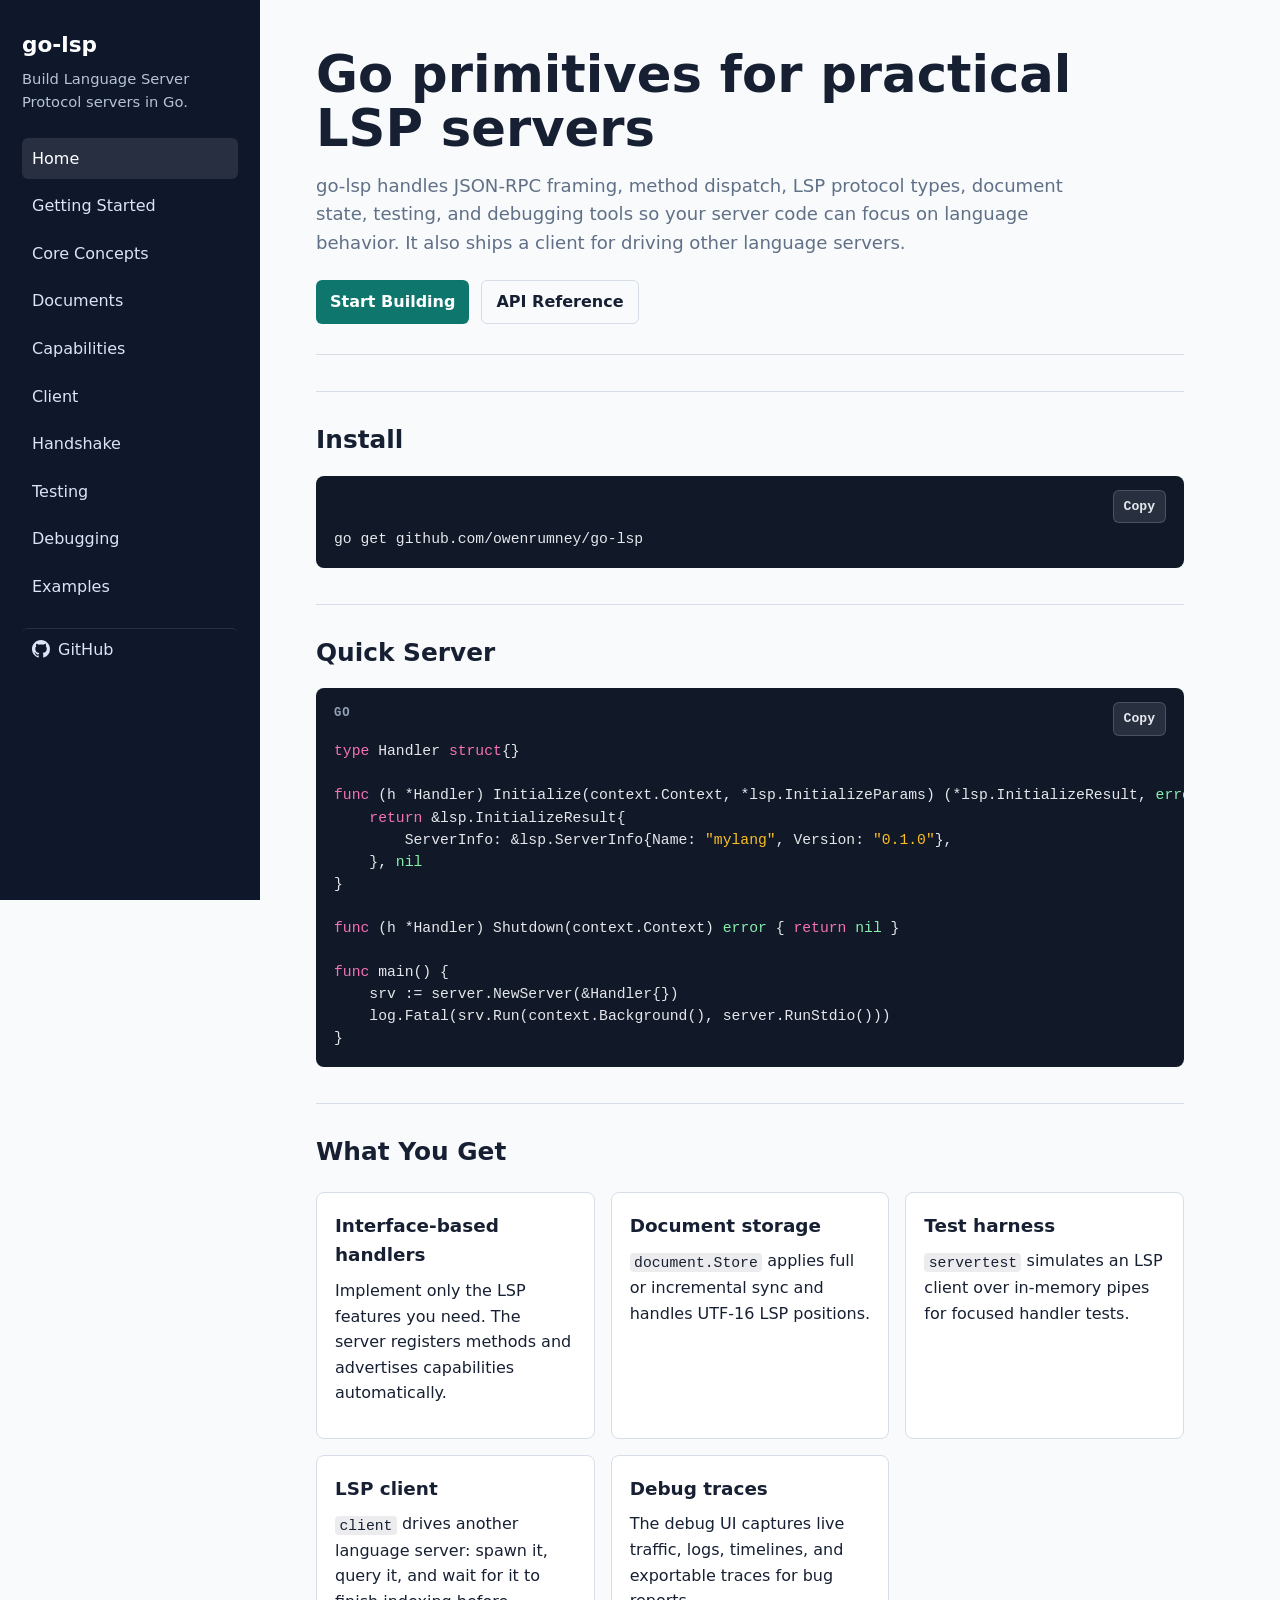
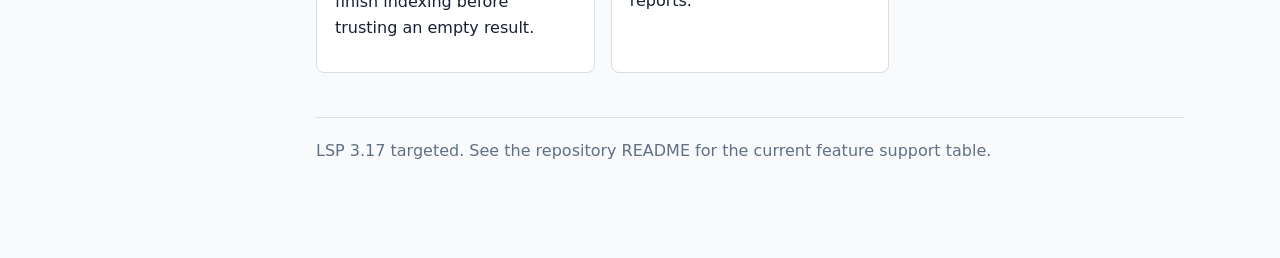
<file: docs-site/index.html>
<!doctype html>
<html lang="en">
  <head>
    <meta charset="utf-8">
    <meta name="viewport" content="width=device-width, initial-scale=1">
    <title>go-lsp documentation</title>
    <link rel="stylesheet" href="styles.css">
    <script src="anchors.js" defer></script>
  </head>
  <body>
    <div class="layout">
      <aside class="sidebar">
        <div class="sidebar-header">
          <a class="brand" href="index.html">go-lsp</a>
          <button class="menu-toggle" aria-label="Toggle navigation" aria-expanded="false" aria-controls="site-nav">
            <span></span><span></span><span></span>
          </button>
        </div>
        <p class="tagline">Build Language Server Protocol servers in Go.</p>
        <nav class="nav" id="site-nav" aria-label="Documentation">
          <a href="index.html" aria-current="page">Home</a>
          <a href="getting-started.html">Getting Started</a>
          <a href="concepts.html">Core Concepts</a>
          <a href="documents.html">Documents</a>
          <a href="capabilities.html">Capabilities</a>
          <a href="client.html">Client</a>
          <a href="handshake.html">Handshake</a>
          <a href="testing.html">Testing</a>
          <a href="debugging.html">Debugging</a>
          <a href="examples.html">Examples</a>
          <a class="nav-github" href="https://github.com/owenrumney/go-lsp" target="_blank" rel="noopener">
            <svg xmlns="http://www.w3.org/2000/svg" viewBox="0 0 16 16" aria-hidden="true"><path d="M8 0C3.58 0 0 3.58 0 8c0 3.54 2.29 6.53 5.47 7.59.4.07.55-.17.55-.38 0-.19-.01-.69-.01-1.36-2.22.48-2.69-1.06-2.69-1.06-.36-.92-.89-1.17-.89-1.17-.73-.5.06-.49.06-.49.81.06 1.23.83 1.23.83.72 1.21 1.87.86 2.33.66.07-.51.28-.86.51-1.06-1.78-.2-3.64-.89-3.64-3.95 0-.87.31-1.59.82-2.15-.08-.2-.36-1.02.08-2.12 0 0 .67-.21 2.2.82.64-.18 1.32-.27 2-.27.68 0 1.36.09 2 .27 1.53-1.04 2.2-.82 2.2-.82.44 1.1.16 1.92.08 2.12.51.56.82 1.27.82 2.15 0 3.07-1.87 3.75-3.65 3.95.29.25.54.73.54 1.48 0 1.07-.01 1.93-.01 2.2 0 .21.15.46.55.38A8.013 8.013 0 0 0 16 8c0-4.42-3.58-8-8-8z"/></svg>
            GitHub
          </a>
        </nav>
      </aside>
      <main class="content">
        <section class="hero">
          <h1>Go primitives for practical LSP servers</h1>
          <p class="lead">go-lsp handles JSON-RPC framing, method dispatch, LSP protocol types, document state, testing, and debugging tools so your server code can focus on language behavior. It also ships a client for driving other language servers.</p>
          <div class="actions">
            <a class="button" href="getting-started.html">Start Building</a>
            <a class="button secondary" href="https://pkg.go.dev/github.com/owenrumney/go-lsp">API Reference</a>
          </div>
        </section>

        <h2>Install</h2>
        <pre><code>go get github.com/owenrumney/go-lsp</code></pre>

        <h2>Quick Server</h2>
        <pre><code class="language-go">type Handler struct{}

func (h *Handler) Initialize(context.Context, *lsp.InitializeParams) (*lsp.InitializeResult, error) {
    return &lsp.InitializeResult{
        ServerInfo: &lsp.ServerInfo{Name: "mylang", Version: "0.1.0"},
    }, nil
}

func (h *Handler) Shutdown(context.Context) error { return nil }

func main() {
    srv := server.NewServer(&Handler{})
    log.Fatal(srv.Run(context.Background(), server.RunStdio()))
}</code></pre>

        <h2>What You Get</h2>
        <div class="grid">
          <article class="card">
            <h3>Interface-based handlers</h3>
            <p>Implement only the LSP features you need. The server registers methods and advertises capabilities automatically.</p>
          </article>
          <article class="card">
            <h3>Document storage</h3>
            <p><code>document.Store</code> applies full or incremental sync and handles UTF-16 LSP positions.</p>
          </article>
          <article class="card">
            <h3>Test harness</h3>
            <p><code>servertest</code> simulates an LSP client over in-memory pipes for focused handler tests.</p>
          </article>
          <article class="card">
            <h3>LSP client</h3>
            <p><code>client</code> drives another language server: spawn it, query it, and wait for it to finish indexing before trusting an empty result.</p>
          </article>
          <article class="card">
            <h3>Debug traces</h3>
            <p>The debug UI captures live traffic, logs, timelines, and exportable traces for bug reports.</p>
          </article>
        </div>

        <p class="footer">LSP 3.17 targeted. See the repository README for the current feature support table.</p>
      </main>
    </div>
  </body>
</html>
</file>
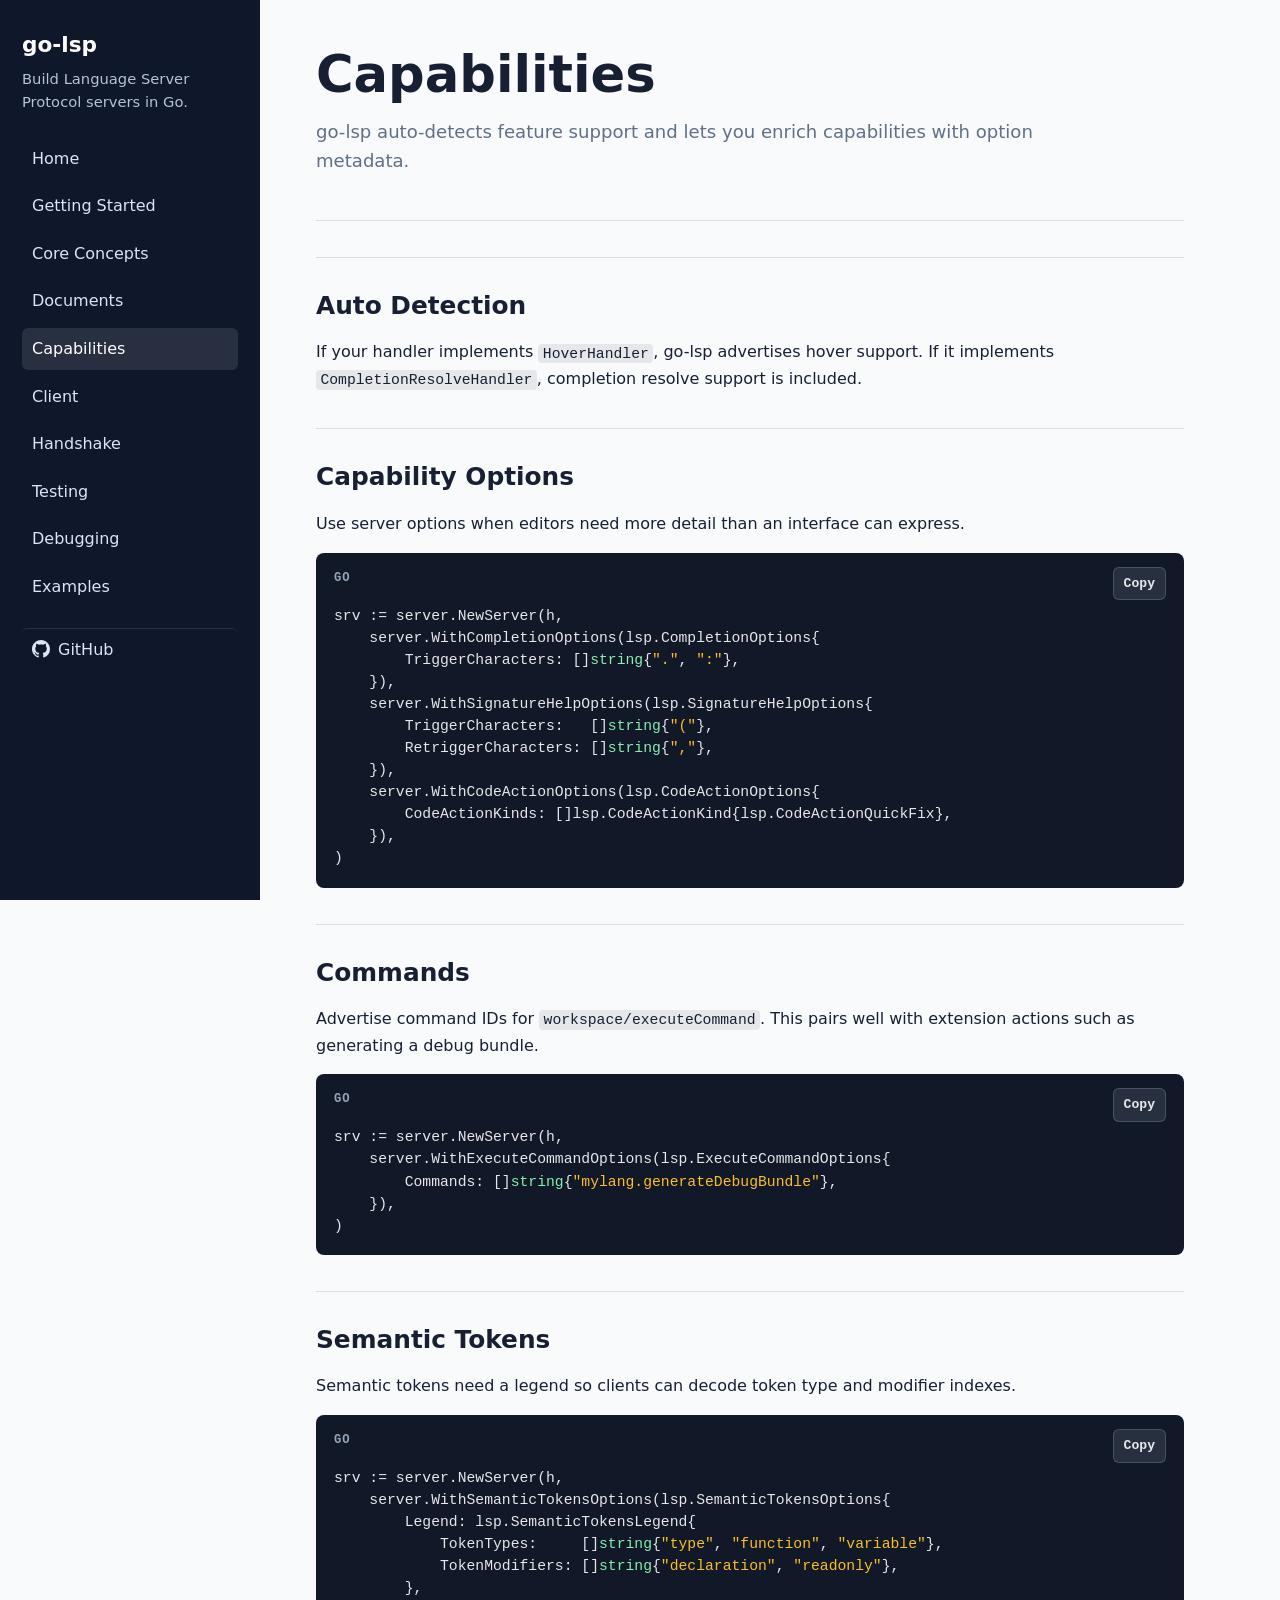
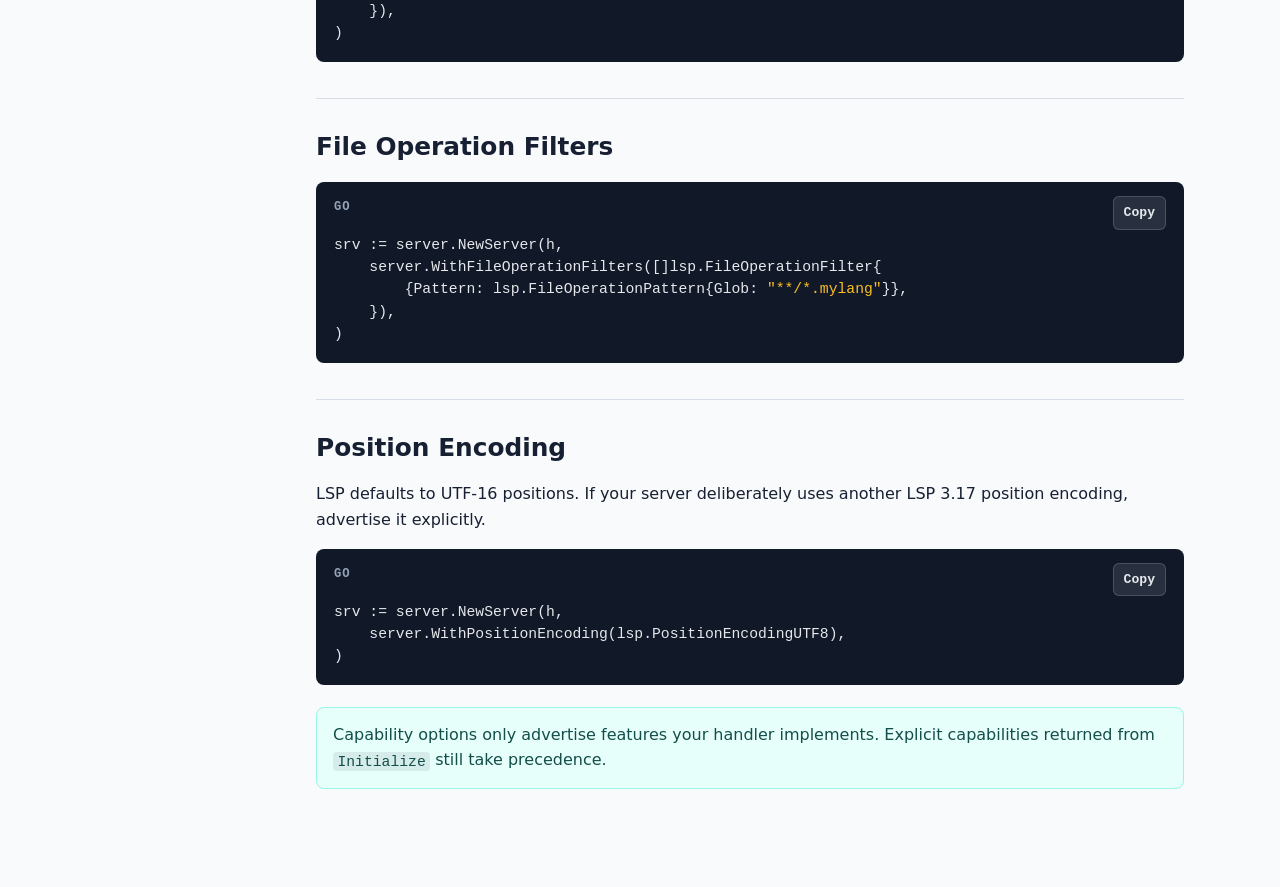
<file: docs-site/capabilities.html>
<!doctype html>
<html lang="en">
  <head>
    <meta charset="utf-8">
    <meta name="viewport" content="width=device-width, initial-scale=1">
    <title>Capabilities - go-lsp</title>
    <link rel="stylesheet" href="styles.css">
    <script src="anchors.js" defer></script>
  </head>
  <body>
    <div class="layout">
      <aside class="sidebar">
        <div class="sidebar-header">
          <a class="brand" href="index.html">go-lsp</a>
          <button class="menu-toggle" aria-label="Toggle navigation" aria-expanded="false" aria-controls="site-nav">
            <span></span><span></span><span></span>
          </button>
        </div>
        <p class="tagline">Build Language Server Protocol servers in Go.</p>
        <nav class="nav" id="site-nav" aria-label="Documentation">
          <a href="index.html">Home</a>
          <a href="getting-started.html">Getting Started</a>
          <a href="concepts.html">Core Concepts</a>
          <a href="documents.html">Documents</a>
          <a href="capabilities.html" aria-current="page">Capabilities</a>
          <a href="client.html">Client</a>
          <a href="handshake.html">Handshake</a>
          <a href="testing.html">Testing</a>
          <a href="debugging.html">Debugging</a>
          <a href="examples.html">Examples</a>
          <a class="nav-github" href="https://github.com/owenrumney/go-lsp" target="_blank" rel="noopener">
            <svg xmlns="http://www.w3.org/2000/svg" viewBox="0 0 16 16" aria-hidden="true"><path d="M8 0C3.58 0 0 3.58 0 8c0 3.54 2.29 6.53 5.47 7.59.4.07.55-.17.55-.38 0-.19-.01-.69-.01-1.36-2.22.48-2.69-1.06-2.69-1.06-.36-.92-.89-1.17-.89-1.17-.73-.5.06-.49.06-.49.81.06 1.23.83 1.23.83.72 1.21 1.87.86 2.33.66.07-.51.28-.86.51-1.06-1.78-.2-3.64-.89-3.64-3.95 0-.87.31-1.59.82-2.15-.08-.2-.36-1.02.08-2.12 0 0 .67-.21 2.2.82.64-.18 1.32-.27 2-.27.68 0 1.36.09 2 .27 1.53-1.04 2.2-.82 2.2-.82.44 1.1.16 1.92.08 2.12.51.56.82 1.27.82 2.15 0 3.07-1.87 3.75-3.65 3.95.29.25.54.73.54 1.48 0 1.07-.01 1.93-.01 2.2 0 .21.15.46.55.38A8.013 8.013 0 0 0 16 8c0-4.42-3.58-8-8-8z"/></svg>
            GitHub
          </a>
        </nav>
      </aside>
      <main class="content">
        <section class="hero">
          <h1>Capabilities</h1>
          <p class="lead">go-lsp auto-detects feature support and lets you enrich capabilities with option metadata.</p>
        </section>

        <h2>Auto Detection</h2>
        <p>If your handler implements <code>HoverHandler</code>, go-lsp advertises hover support. If it implements <code>CompletionResolveHandler</code>, completion resolve support is included.</p>

        <h2>Capability Options</h2>
        <p>Use server options when editors need more detail than an interface can express.</p>
        <pre><code class="language-go">srv := server.NewServer(h,
    server.WithCompletionOptions(lsp.CompletionOptions{
        TriggerCharacters: []string{".", ":"},
    }),
    server.WithSignatureHelpOptions(lsp.SignatureHelpOptions{
        TriggerCharacters:   []string{"("},
        RetriggerCharacters: []string{","},
    }),
    server.WithCodeActionOptions(lsp.CodeActionOptions{
        CodeActionKinds: []lsp.CodeActionKind{lsp.CodeActionQuickFix},
    }),
)</code></pre>

        <h2>Commands</h2>
        <p>Advertise command IDs for <code>workspace/executeCommand</code>. This pairs well with extension actions such as generating a debug bundle.</p>
        <pre><code class="language-go">srv := server.NewServer(h,
    server.WithExecuteCommandOptions(lsp.ExecuteCommandOptions{
        Commands: []string{"mylang.generateDebugBundle"},
    }),
)</code></pre>

        <h2>Semantic Tokens</h2>
        <p>Semantic tokens need a legend so clients can decode token type and modifier indexes.</p>
        <pre><code class="language-go">srv := server.NewServer(h,
    server.WithSemanticTokensOptions(lsp.SemanticTokensOptions{
        Legend: lsp.SemanticTokensLegend{
            TokenTypes:     []string{"type", "function", "variable"},
            TokenModifiers: []string{"declaration", "readonly"},
        },
    }),
)</code></pre>

        <h2>File Operation Filters</h2>
        <pre><code class="language-go">srv := server.NewServer(h,
    server.WithFileOperationFilters([]lsp.FileOperationFilter{
        {Pattern: lsp.FileOperationPattern{Glob: "**/*.mylang"}},
    }),
)</code></pre>

        <h2>Position Encoding</h2>
        <p>LSP defaults to UTF-16 positions. If your server deliberately uses another LSP 3.17 position encoding, advertise it explicitly.</p>
        <pre><code class="language-go">srv := server.NewServer(h,
    server.WithPositionEncoding(lsp.PositionEncodingUTF8),
)</code></pre>

        <div class="callout">Capability options only advertise features your handler implements. Explicit capabilities returned from <code>Initialize</code> still take precedence.</div>
      </main>
    </div>
  </body>
</html>
</file>
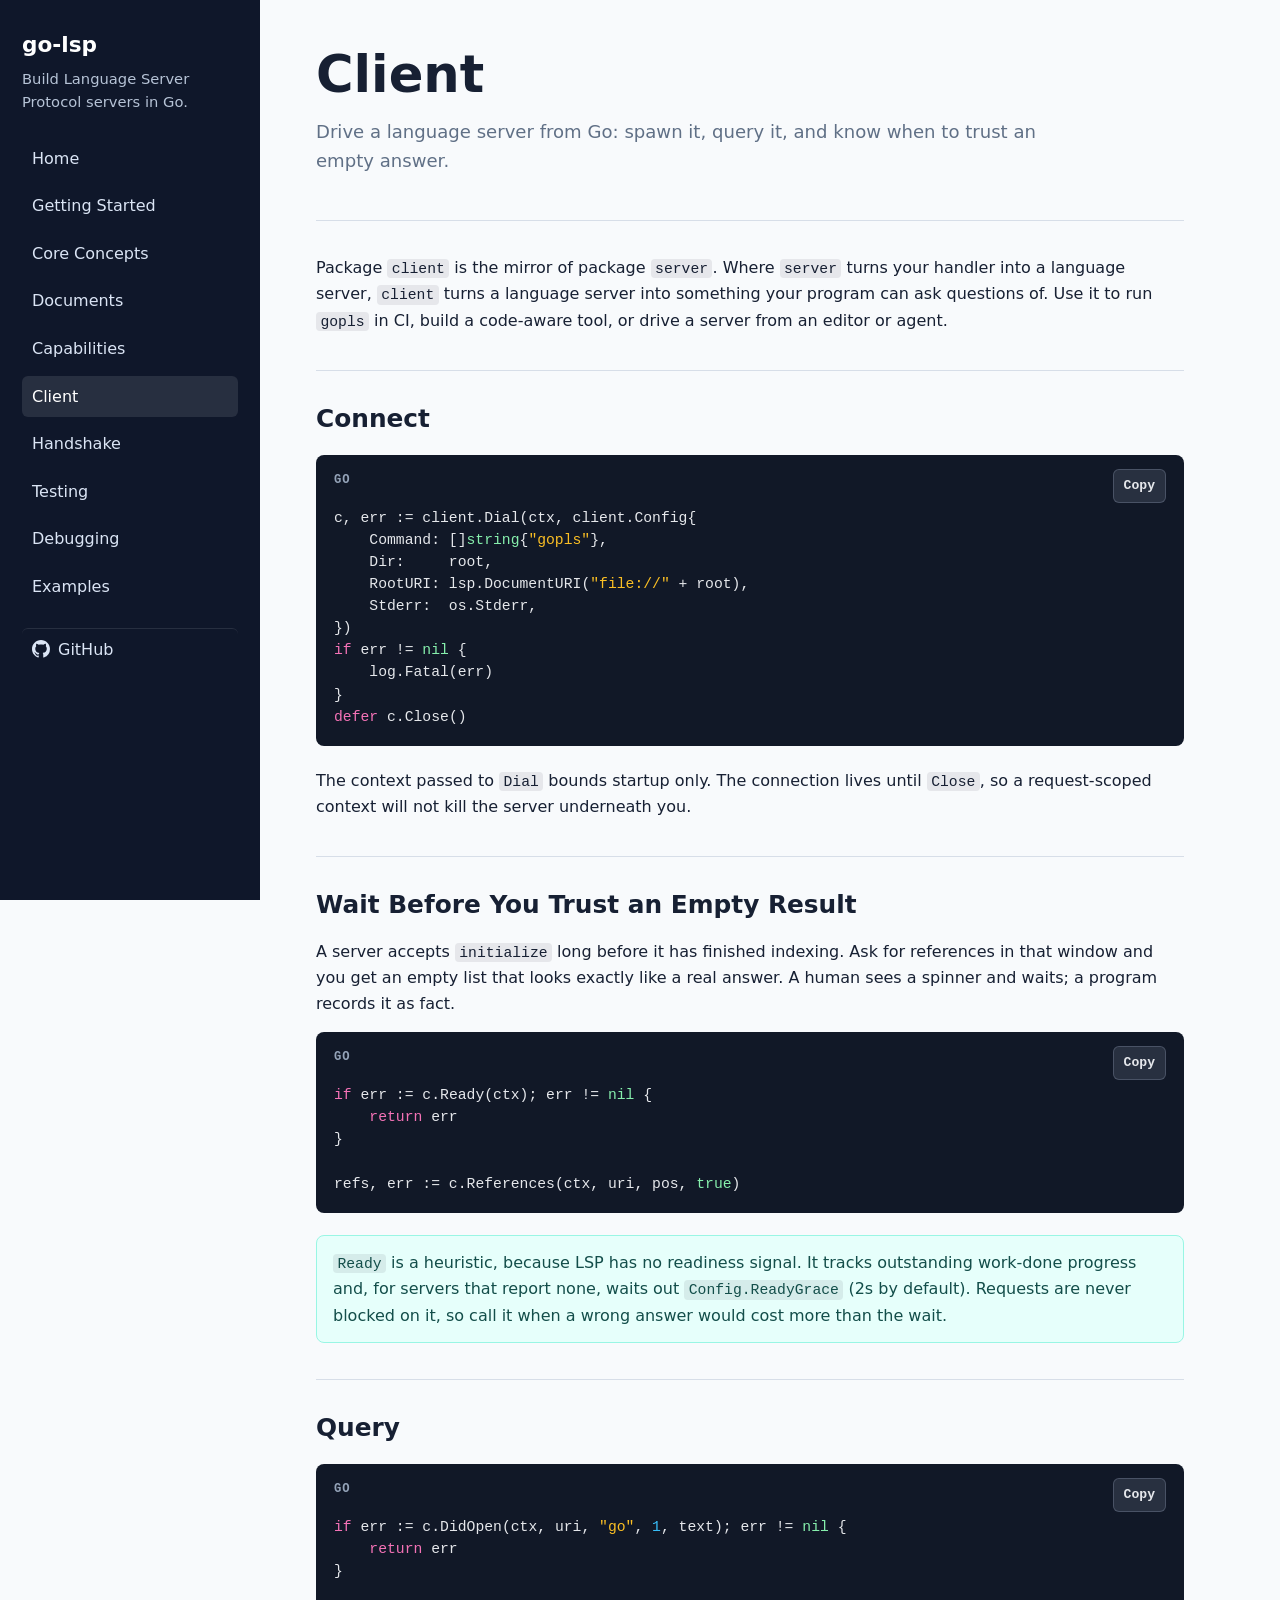
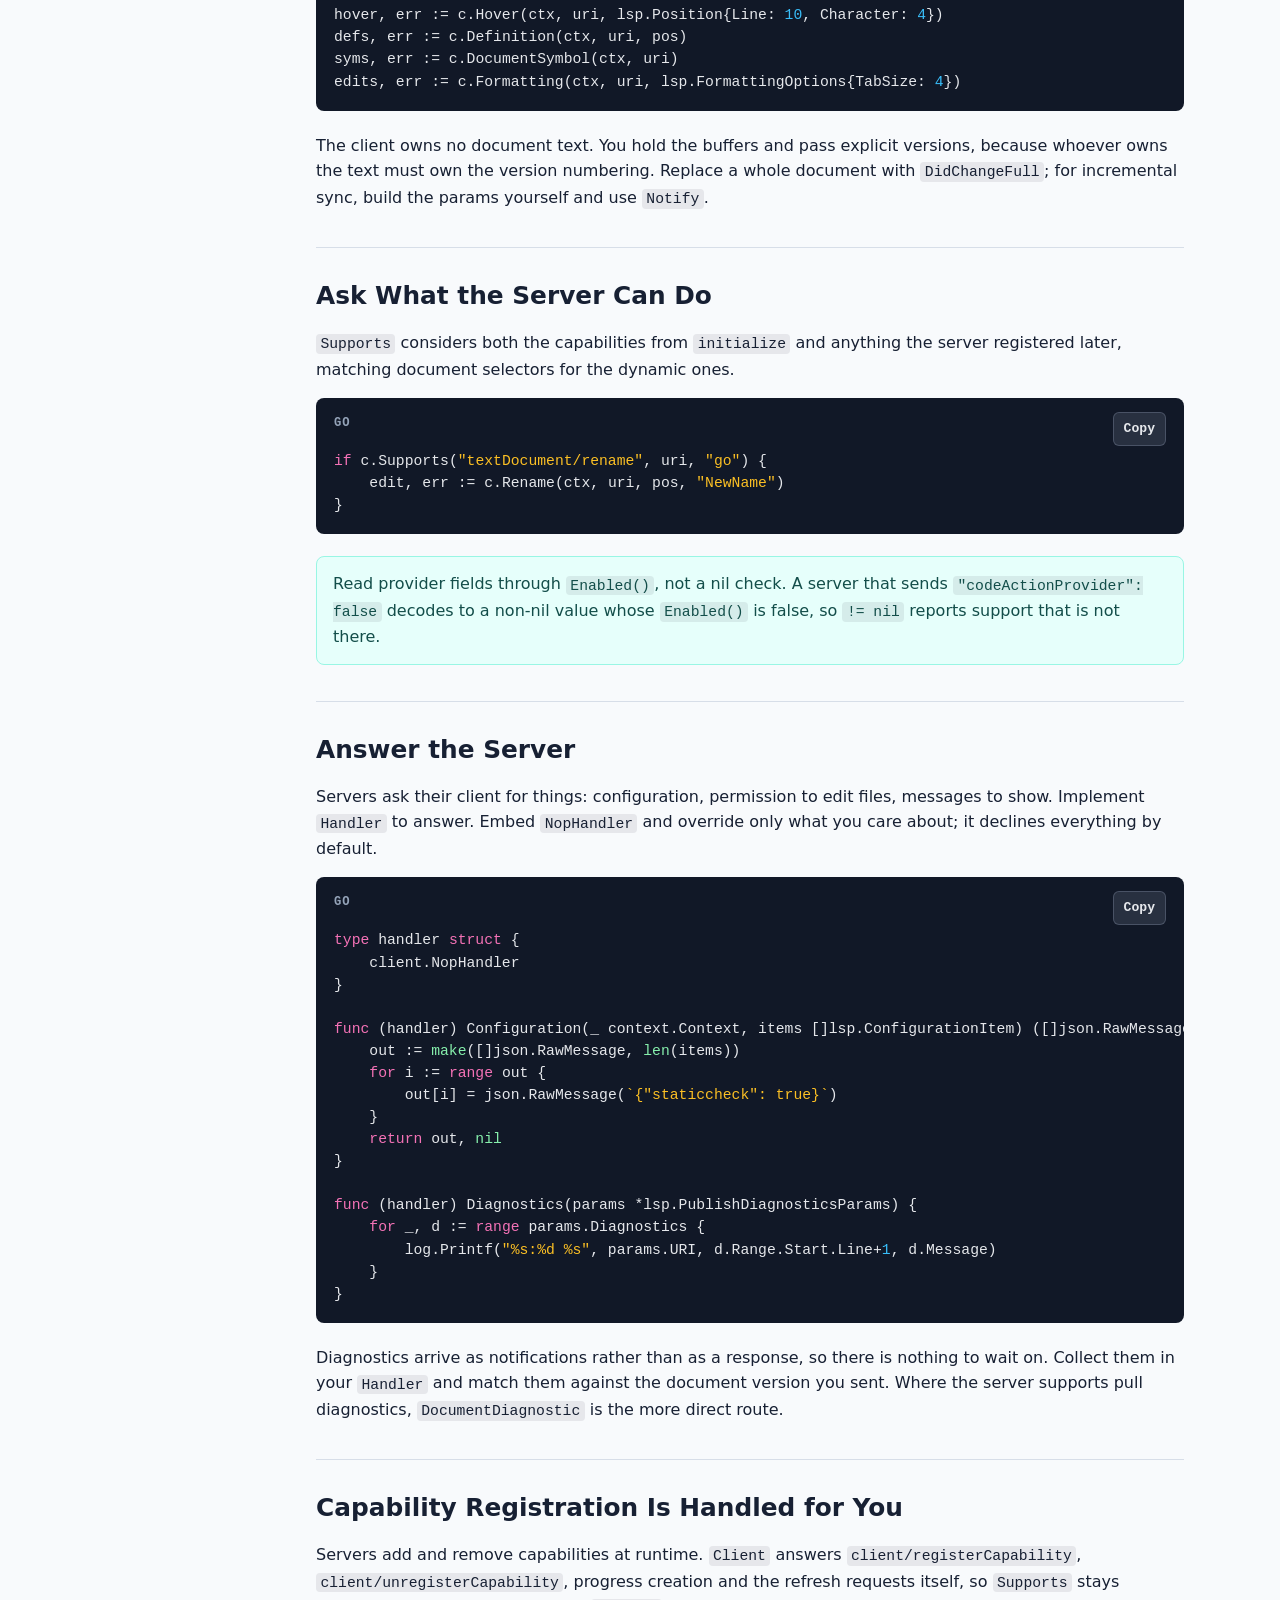
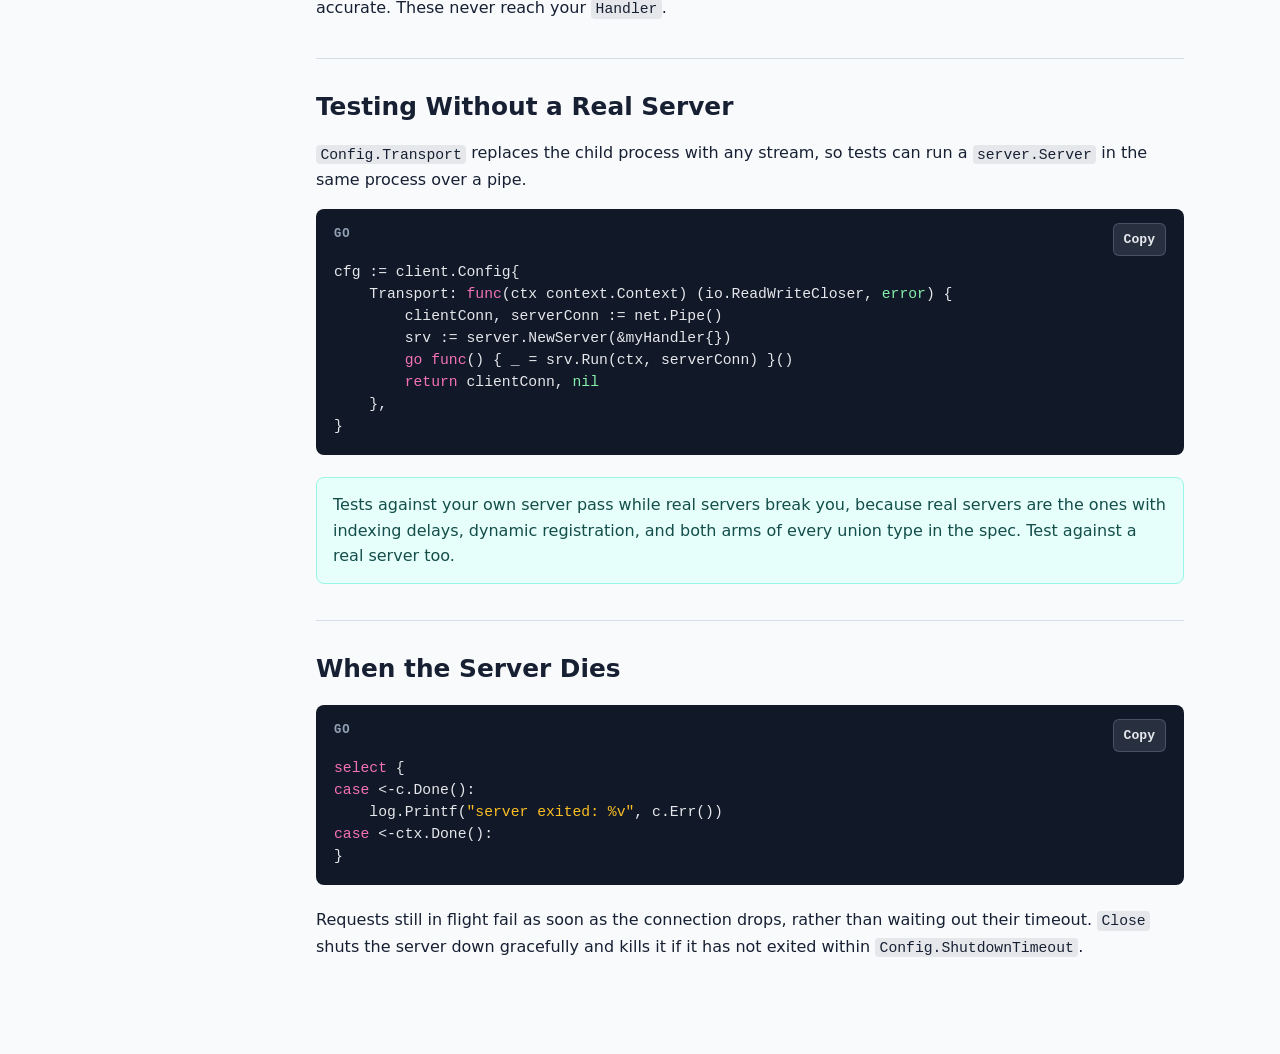
<file: docs-site/client.html>
<!doctype html>
<html lang="en">
  <head>
    <meta charset="utf-8">
    <meta name="viewport" content="width=device-width, initial-scale=1">
    <title>Client - go-lsp</title>
    <link rel="stylesheet" href="styles.css">
    <script src="anchors.js" defer></script>
  </head>
  <body>
    <div class="layout">
      <aside class="sidebar">
        <div class="sidebar-header">
          <a class="brand" href="index.html">go-lsp</a>
          <button class="menu-toggle" aria-label="Toggle navigation" aria-expanded="false" aria-controls="site-nav">
            <span></span><span></span><span></span>
          </button>
        </div>
        <p class="tagline">Build Language Server Protocol servers in Go.</p>
        <nav class="nav" id="site-nav" aria-label="Documentation">
          <a href="index.html">Home</a>
          <a href="getting-started.html">Getting Started</a>
          <a href="concepts.html">Core Concepts</a>
          <a href="documents.html">Documents</a>
          <a href="capabilities.html">Capabilities</a>
          <a href="client.html" aria-current="page">Client</a>
          <a href="handshake.html">Handshake</a>
          <a href="testing.html">Testing</a>
          <a href="debugging.html">Debugging</a>
          <a href="examples.html">Examples</a>
          <a class="nav-github" href="https://github.com/owenrumney/go-lsp" target="_blank" rel="noopener">
            <svg xmlns="http://www.w3.org/2000/svg" viewBox="0 0 16 16" aria-hidden="true"><path d="M8 0C3.58 0 0 3.58 0 8c0 3.54 2.29 6.53 5.47 7.59.4.07.55-.17.55-.38 0-.19-.01-.69-.01-1.36-2.22.48-2.69-1.06-2.69-1.06-.36-.92-.89-1.17-.89-1.17-.73-.5.06-.49.06-.49.81.06 1.23.83 1.23.83.72 1.21 1.87.86 2.33.66.07-.51.28-.86.51-1.06-1.78-.2-3.64-.89-3.64-3.95 0-.87.31-1.59.82-2.15-.08-.2-.36-1.02.08-2.12 0 0 .67-.21 2.2.82.64-.18 1.32-.27 2-.27.68 0 1.36.09 2 .27 1.53-1.04 2.2-.82 2.2-.82.44 1.1.16 1.92.08 2.12.51.56.82 1.27.82 2.15 0 3.07-1.87 3.75-3.65 3.95.29.25.54.73.54 1.48 0 1.07-.01 1.93-.01 2.2 0 .21.15.46.55.38A8.013 8.013 0 0 0 16 8c0-4.42-3.58-8-8-8z"/></svg>
            GitHub
          </a>
        </nav>
      </aside>
      <main class="content">
        <section class="hero">
          <h1>Client</h1>
          <p class="lead">Drive a language server from Go: spawn it, query it, and know when to trust an empty answer.</p>
        </section>

        <p>Package <code>client</code> is the mirror of package <code>server</code>. Where <code>server</code> turns your handler into a language server, <code>client</code> turns a language server into something your program can ask questions of. Use it to run <code>gopls</code> in CI, build a code-aware tool, or drive a server from an editor or agent.</p>

        <h2>Connect</h2>
        <pre><code class="language-go">c, err := client.Dial(ctx, client.Config{
    Command: []string{"gopls"},
    Dir:     root,
    RootURI: lsp.DocumentURI("file://" + root),
    Stderr:  os.Stderr,
})
if err != nil {
    log.Fatal(err)
}
defer c.Close()</code></pre>

        <p>The context passed to <code>Dial</code> bounds startup only. The connection lives until <code>Close</code>, so a request-scoped context will not kill the server underneath you.</p>

        <h2>Wait Before You Trust an Empty Result</h2>
        <p>A server accepts <code>initialize</code> long before it has finished indexing. Ask for references in that window and you get an empty list that looks exactly like a real answer. A human sees a spinner and waits; a program records it as fact.</p>
        <pre><code class="language-go">if err := c.Ready(ctx); err != nil {
    return err
}

refs, err := c.References(ctx, uri, pos, true)</code></pre>

        <div class="callout"><code>Ready</code> is a heuristic, because LSP has no readiness signal. It tracks outstanding work-done progress and, for servers that report none, waits out <code>Config.ReadyGrace</code> (2s by default). Requests are never blocked on it, so call it when a wrong answer would cost more than the wait.</div>

        <h2>Query</h2>
        <pre><code class="language-go">if err := c.DidOpen(ctx, uri, "go", 1, text); err != nil {
    return err
}

hover, err := c.Hover(ctx, uri, lsp.Position{Line: 10, Character: 4})
defs, err := c.Definition(ctx, uri, pos)
syms, err := c.DocumentSymbol(ctx, uri)
edits, err := c.Formatting(ctx, uri, lsp.FormattingOptions{TabSize: 4})</code></pre>

        <p>The client owns no document text. You hold the buffers and pass explicit versions, because whoever owns the text must own the version numbering. Replace a whole document with <code>DidChangeFull</code>; for incremental sync, build the params yourself and use <code>Notify</code>.</p>

        <h2>Ask What the Server Can Do</h2>
        <p><code>Supports</code> considers both the capabilities from <code>initialize</code> and anything the server registered later, matching document selectors for the dynamic ones.</p>
        <pre><code class="language-go">if c.Supports("textDocument/rename", uri, "go") {
    edit, err := c.Rename(ctx, uri, pos, "NewName")
}</code></pre>

        <div class="callout">Read provider fields through <code>Enabled()</code>, not a nil check. A server that sends <code>"codeActionProvider": false</code> decodes to a non-nil value whose <code>Enabled()</code> is false, so <code>!= nil</code> reports support that is not there.</div>

        <h2>Answer the Server</h2>
        <p>Servers ask their client for things: configuration, permission to edit files, messages to show. Implement <code>Handler</code> to answer. Embed <code>NopHandler</code> and override only what you care about; it declines everything by default.</p>
        <pre><code class="language-go">type handler struct {
    client.NopHandler
}

func (handler) Configuration(_ context.Context, items []lsp.ConfigurationItem) ([]json.RawMessage, error) {
    out := make([]json.RawMessage, len(items))
    for i := range out {
        out[i] = json.RawMessage(`{"staticcheck": true}`)
    }
    return out, nil
}

func (handler) Diagnostics(params *lsp.PublishDiagnosticsParams) {
    for _, d := range params.Diagnostics {
        log.Printf("%s:%d %s", params.URI, d.Range.Start.Line+1, d.Message)
    }
}</code></pre>

        <p>Diagnostics arrive as notifications rather than as a response, so there is nothing to wait on. Collect them in your <code>Handler</code> and match them against the document version you sent. Where the server supports pull diagnostics, <code>DocumentDiagnostic</code> is the more direct route.</p>

        <h2>Capability Registration Is Handled for You</h2>
        <p>Servers add and remove capabilities at runtime. <code>Client</code> answers <code>client/registerCapability</code>, <code>client/unregisterCapability</code>, progress creation and the refresh requests itself, so <code>Supports</code> stays accurate. These never reach your <code>Handler</code>.</p>

        <h2>Testing Without a Real Server</h2>
        <p><code>Config.Transport</code> replaces the child process with any stream, so tests can run a <code>server.Server</code> in the same process over a pipe.</p>
        <pre><code class="language-go">cfg := client.Config{
    Transport: func(ctx context.Context) (io.ReadWriteCloser, error) {
        clientConn, serverConn := net.Pipe()
        srv := server.NewServer(&myHandler{})
        go func() { _ = srv.Run(ctx, serverConn) }()
        return clientConn, nil
    },
}</code></pre>

        <div class="callout">Tests against your own server pass while real servers break you, because real servers are the ones with indexing delays, dynamic registration, and both arms of every union type in the spec. Test against a real server too.</div>

        <h2>When the Server Dies</h2>
        <pre><code class="language-go">select {
case <-c.Done():
    log.Printf("server exited: %v", c.Err())
case <-ctx.Done():
}</code></pre>

        <p>Requests still in flight fail as soon as the connection drops, rather than waiting out their timeout. <code>Close</code> shuts the server down gracefully and kills it if it has not exited within <code>Config.ShutdownTimeout</code>.</p>
      </main>
    </div>
  </body>
</html>
</file>
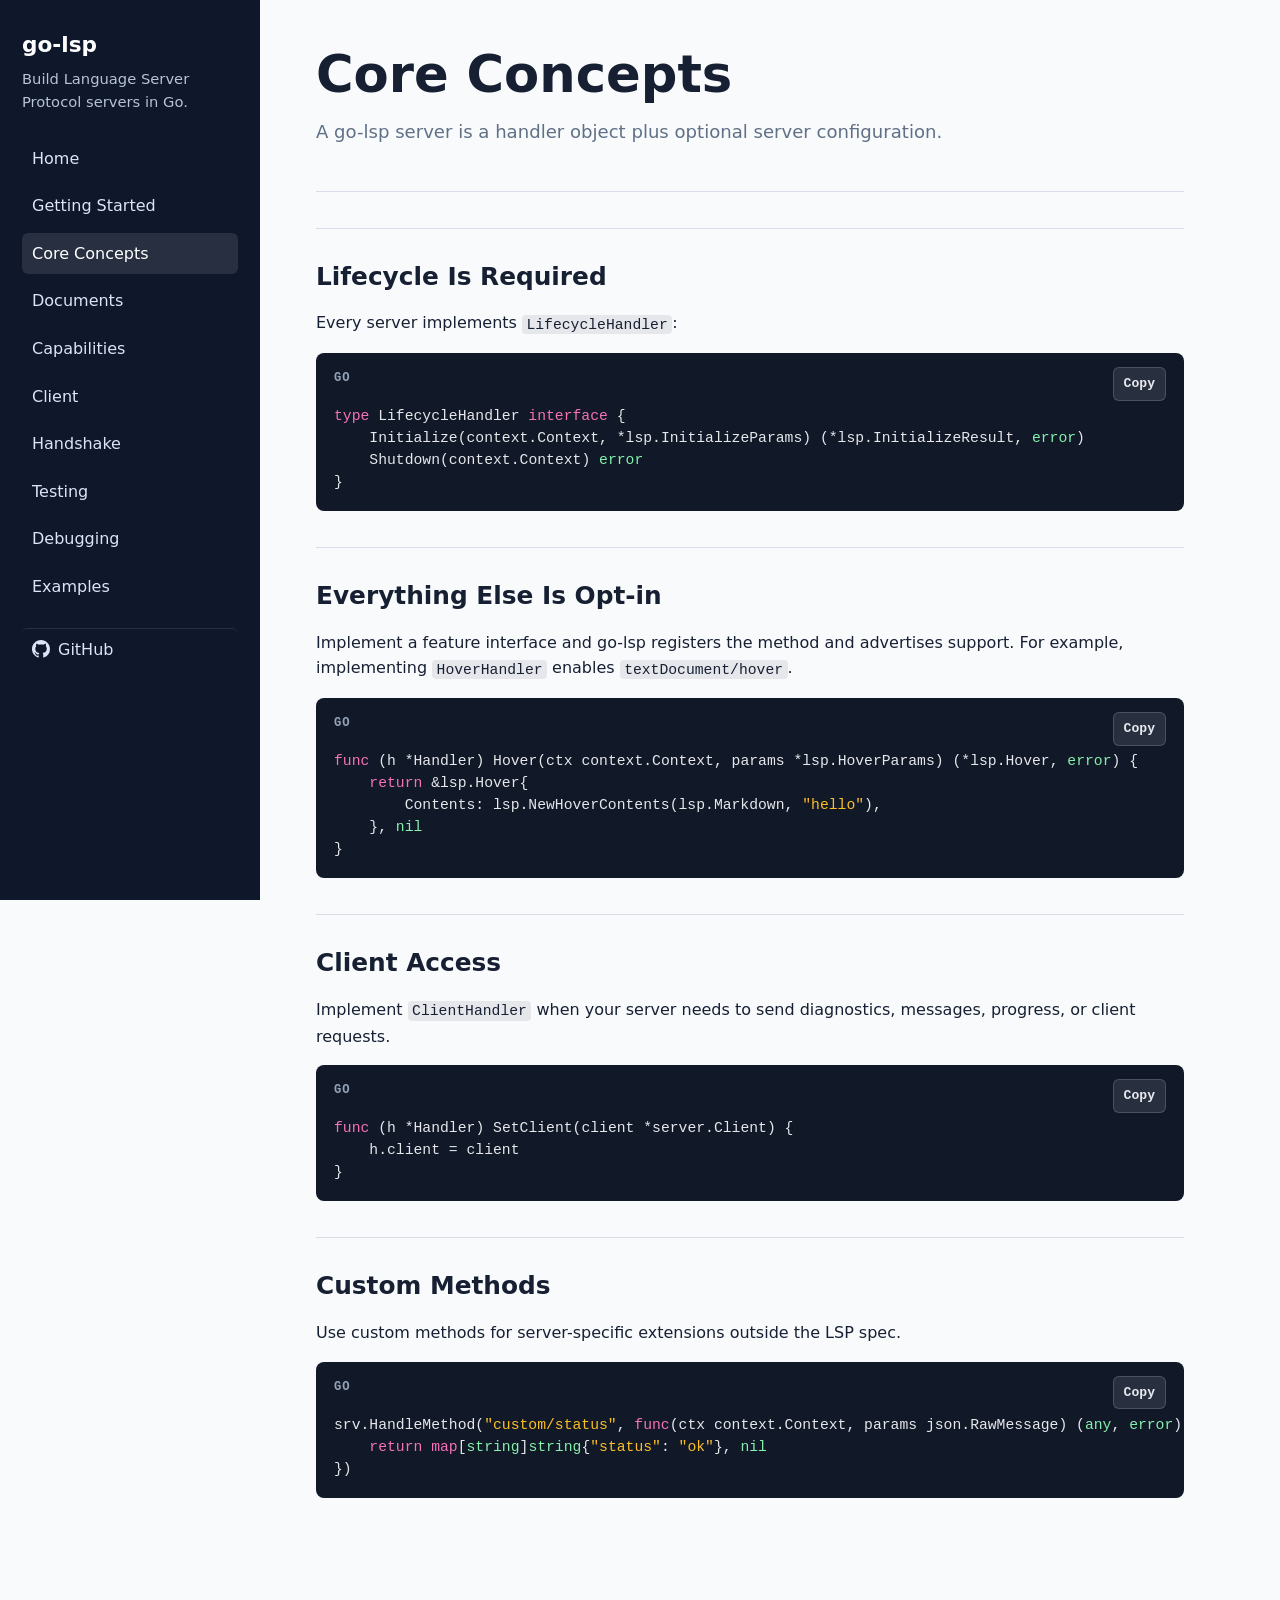
<file: docs-site/concepts.html>
<!doctype html>
<html lang="en">
  <head>
    <meta charset="utf-8">
    <meta name="viewport" content="width=device-width, initial-scale=1">
    <title>Core Concepts - go-lsp</title>
    <link rel="stylesheet" href="styles.css">
    <script src="anchors.js" defer></script>
  </head>
  <body>
    <div class="layout">
      <aside class="sidebar">
        <div class="sidebar-header">
          <a class="brand" href="index.html">go-lsp</a>
          <button class="menu-toggle" aria-label="Toggle navigation" aria-expanded="false" aria-controls="site-nav">
            <span></span><span></span><span></span>
          </button>
        </div>
        <p class="tagline">Build Language Server Protocol servers in Go.</p>
        <nav class="nav" id="site-nav" aria-label="Documentation">
          <a href="index.html">Home</a>
          <a href="getting-started.html">Getting Started</a>
          <a href="concepts.html" aria-current="page">Core Concepts</a>
          <a href="documents.html">Documents</a>
          <a href="capabilities.html">Capabilities</a>
          <a href="client.html">Client</a>
          <a href="handshake.html">Handshake</a>
          <a href="testing.html">Testing</a>
          <a href="debugging.html">Debugging</a>
          <a href="examples.html">Examples</a>
          <a class="nav-github" href="https://github.com/owenrumney/go-lsp" target="_blank" rel="noopener">
            <svg xmlns="http://www.w3.org/2000/svg" viewBox="0 0 16 16" aria-hidden="true"><path d="M8 0C3.58 0 0 3.58 0 8c0 3.54 2.29 6.53 5.47 7.59.4.07.55-.17.55-.38 0-.19-.01-.69-.01-1.36-2.22.48-2.69-1.06-2.69-1.06-.36-.92-.89-1.17-.89-1.17-.73-.5.06-.49.06-.49.81.06 1.23.83 1.23.83.72 1.21 1.87.86 2.33.66.07-.51.28-.86.51-1.06-1.78-.2-3.64-.89-3.64-3.95 0-.87.31-1.59.82-2.15-.08-.2-.36-1.02.08-2.12 0 0 .67-.21 2.2.82.64-.18 1.32-.27 2-.27.68 0 1.36.09 2 .27 1.53-1.04 2.2-.82 2.2-.82.44 1.1.16 1.92.08 2.12.51.56.82 1.27.82 2.15 0 3.07-1.87 3.75-3.65 3.95.29.25.54.73.54 1.48 0 1.07-.01 1.93-.01 2.2 0 .21.15.46.55.38A8.013 8.013 0 0 0 16 8c0-4.42-3.58-8-8-8z"/></svg>
            GitHub
          </a>
        </nav>
      </aside>
      <main class="content">
        <section class="hero">
          <h1>Core Concepts</h1>
          <p class="lead">A go-lsp server is a handler object plus optional server configuration.</p>
        </section>

        <h2>Lifecycle Is Required</h2>
        <p>Every server implements <code>LifecycleHandler</code>:</p>
        <pre><code class="language-go">type LifecycleHandler interface {
    Initialize(context.Context, *lsp.InitializeParams) (*lsp.InitializeResult, error)
    Shutdown(context.Context) error
}</code></pre>

        <h2>Everything Else Is Opt-in</h2>
        <p>Implement a feature interface and go-lsp registers the method and advertises support. For example, implementing <code>HoverHandler</code> enables <code>textDocument/hover</code>.</p>
        <pre><code class="language-go">func (h *Handler) Hover(ctx context.Context, params *lsp.HoverParams) (*lsp.Hover, error) {
    return &lsp.Hover{
        Contents: lsp.NewHoverContents(lsp.Markdown, "hello"),
    }, nil
}</code></pre>

        <h2>Client Access</h2>
        <p>Implement <code>ClientHandler</code> when your server needs to send diagnostics, messages, progress, or client requests.</p>
        <pre><code class="language-go">func (h *Handler) SetClient(client *server.Client) {
    h.client = client
}</code></pre>

        <h2>Custom Methods</h2>
        <p>Use custom methods for server-specific extensions outside the LSP spec.</p>
        <pre><code class="language-go">srv.HandleMethod("custom/status", func(ctx context.Context, params json.RawMessage) (any, error) {
    return map[string]string{"status": "ok"}, nil
})</code></pre>
      </main>
    </div>
  </body>
</html>
</file>
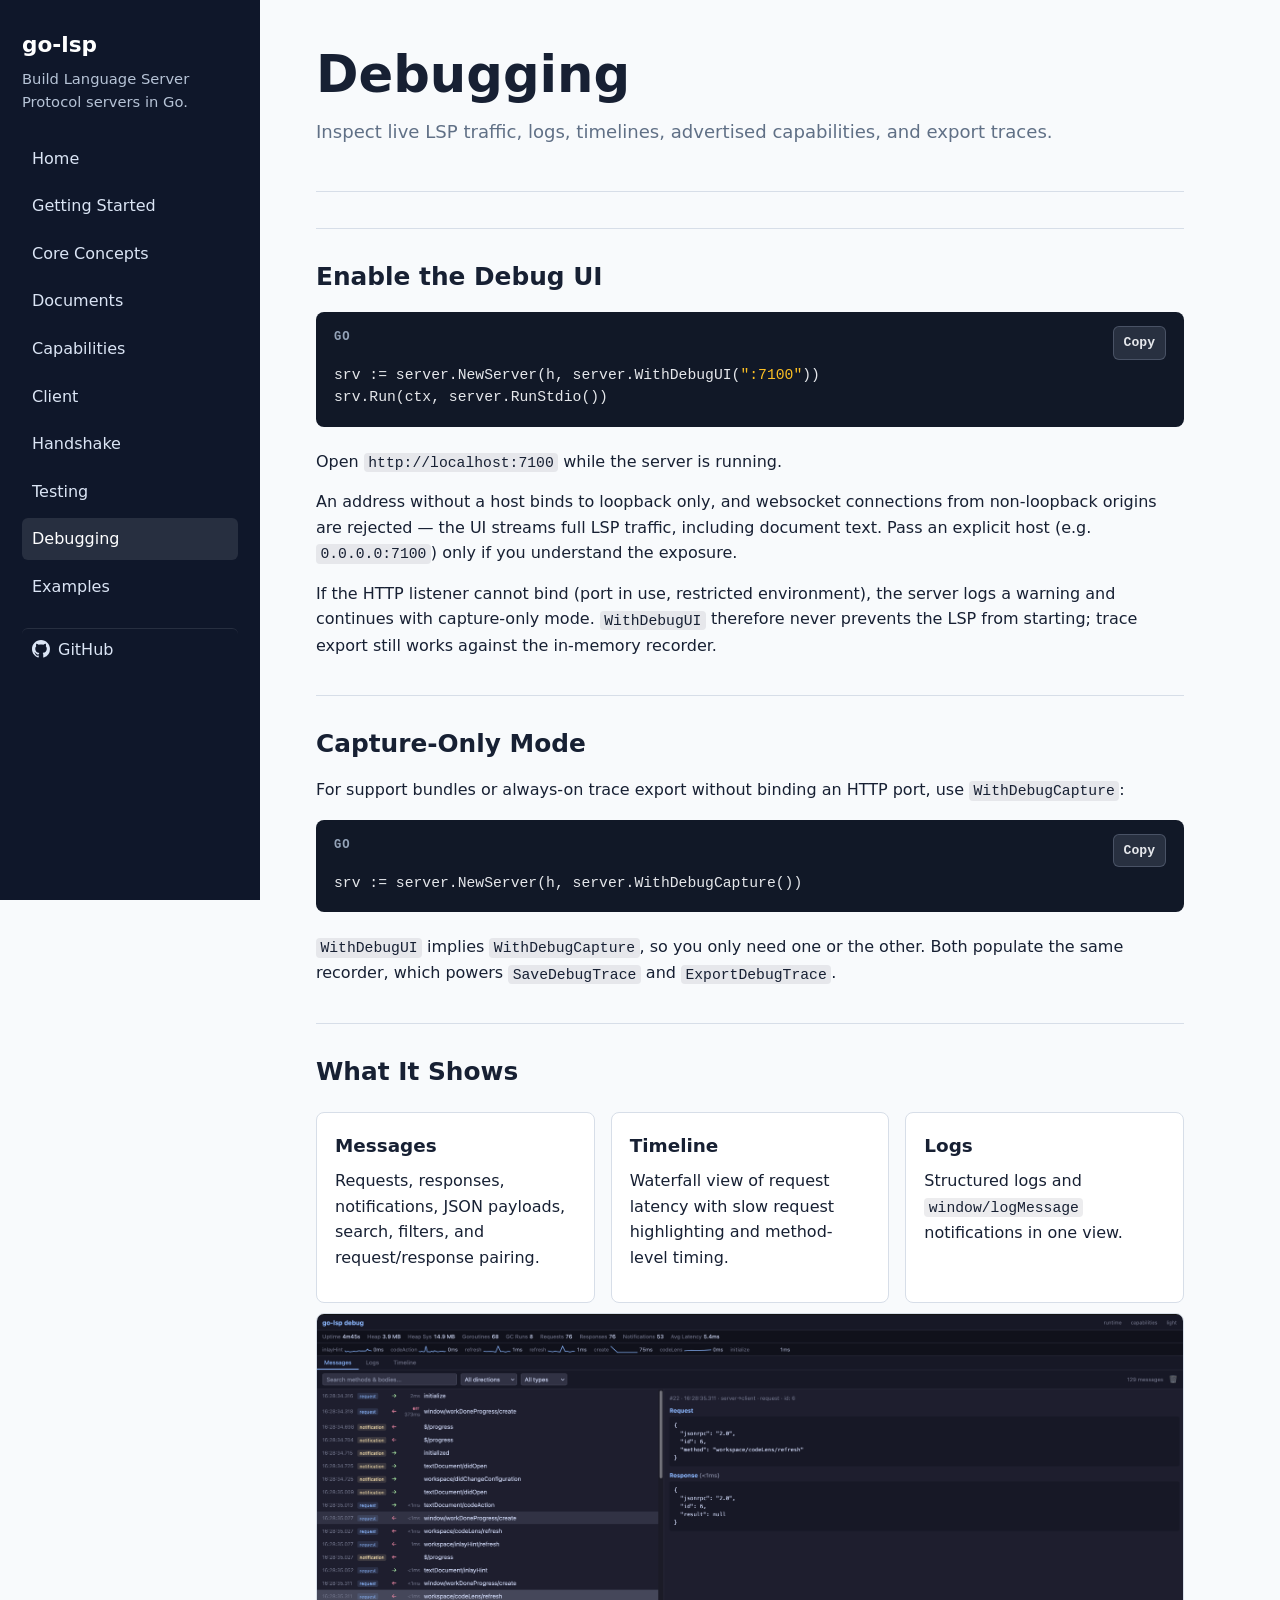
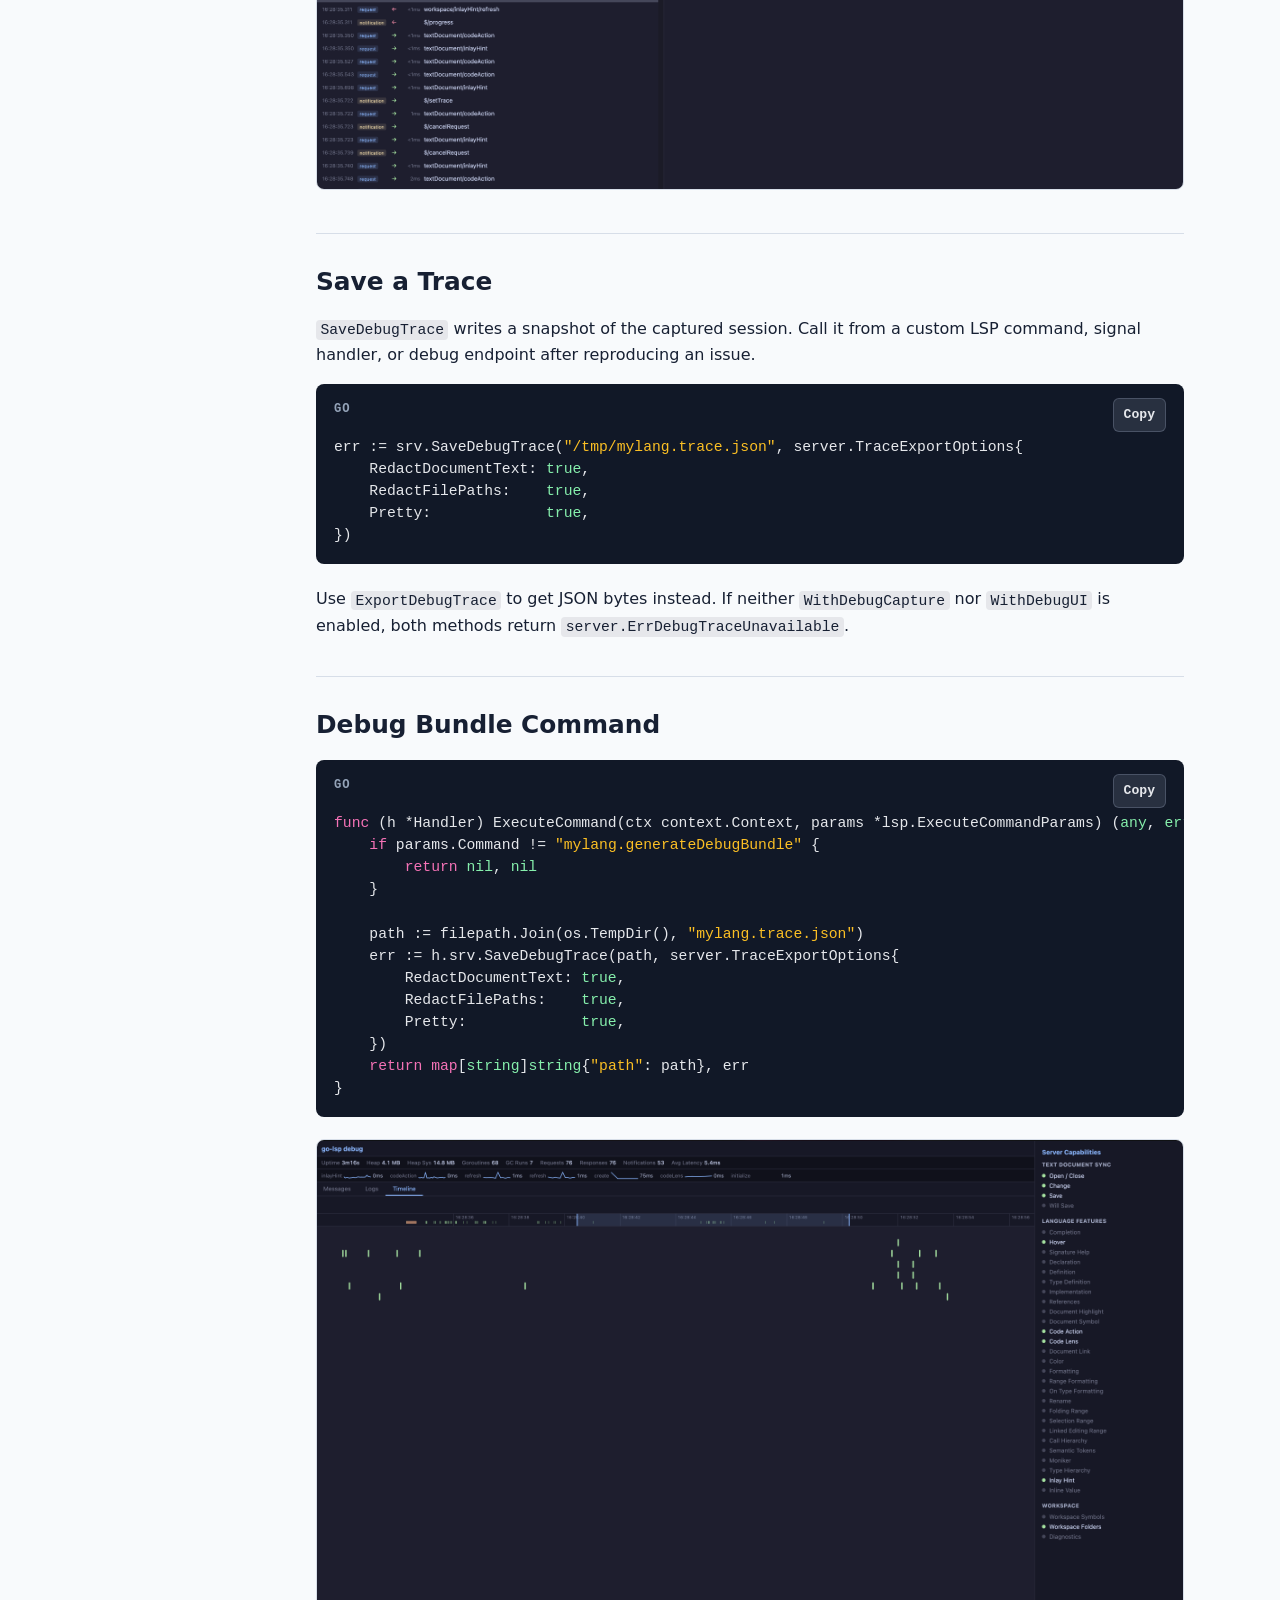
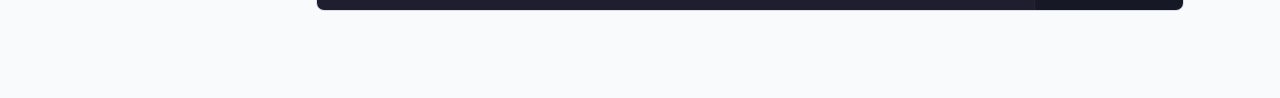
<file: docs-site/debugging.html>
<!doctype html>
<html lang="en">
  <head>
    <meta charset="utf-8">
    <meta name="viewport" content="width=device-width, initial-scale=1">
    <title>Debugging - go-lsp</title>
    <link rel="stylesheet" href="styles.css">
    <script src="anchors.js" defer></script>
  </head>
  <body>
    <div class="layout">
      <aside class="sidebar">
        <div class="sidebar-header">
          <a class="brand" href="index.html">go-lsp</a>
          <button class="menu-toggle" aria-label="Toggle navigation" aria-expanded="false" aria-controls="site-nav">
            <span></span><span></span><span></span>
          </button>
        </div>
        <p class="tagline">Build Language Server Protocol servers in Go.</p>
        <nav class="nav" id="site-nav" aria-label="Documentation">
          <a href="index.html">Home</a>
          <a href="getting-started.html">Getting Started</a>
          <a href="concepts.html">Core Concepts</a>
          <a href="documents.html">Documents</a>
          <a href="capabilities.html">Capabilities</a>
          <a href="client.html">Client</a>
          <a href="handshake.html">Handshake</a>
          <a href="testing.html">Testing</a>
          <a href="debugging.html" aria-current="page">Debugging</a>
          <a href="examples.html">Examples</a>
          <a class="nav-github" href="https://github.com/owenrumney/go-lsp" target="_blank" rel="noopener">
            <svg xmlns="http://www.w3.org/2000/svg" viewBox="0 0 16 16" aria-hidden="true"><path d="M8 0C3.58 0 0 3.58 0 8c0 3.54 2.29 6.53 5.47 7.59.4.07.55-.17.55-.38 0-.19-.01-.69-.01-1.36-2.22.48-2.69-1.06-2.69-1.06-.36-.92-.89-1.17-.89-1.17-.73-.5.06-.49.06-.49.81.06 1.23.83 1.23.83.72 1.21 1.87.86 2.33.66.07-.51.28-.86.51-1.06-1.78-.2-3.64-.89-3.64-3.95 0-.87.31-1.59.82-2.15-.08-.2-.36-1.02.08-2.12 0 0 .67-.21 2.2.82.64-.18 1.32-.27 2-.27.68 0 1.36.09 2 .27 1.53-1.04 2.2-.82 2.2-.82.44 1.1.16 1.92.08 2.12.51.56.82 1.27.82 2.15 0 3.07-1.87 3.75-3.65 3.95.29.25.54.73.54 1.48 0 1.07-.01 1.93-.01 2.2 0 .21.15.46.55.38A8.013 8.013 0 0 0 16 8c0-4.42-3.58-8-8-8z"/></svg>
            GitHub
          </a>
        </nav>
      </aside>
      <main class="content">
        <section class="hero">
          <h1>Debugging</h1>
          <p class="lead">Inspect live LSP traffic, logs, timelines, advertised capabilities, and export traces.</p>
        </section>

        <h2>Enable the Debug UI</h2>
        <pre><code class="language-go">srv := server.NewServer(h, server.WithDebugUI(":7100"))
srv.Run(ctx, server.RunStdio())</code></pre>
        <p>Open <code>http://localhost:7100</code> while the server is running.</p>
        <p>An address without a host binds to loopback only, and websocket connections from non-loopback origins are rejected — the UI streams full LSP traffic, including document text. Pass an explicit host (e.g. <code>0.0.0.0:7100</code>) only if you understand the exposure.</p>
        <p>If the HTTP listener cannot bind (port in use, restricted environment), the server logs a warning and continues with capture-only mode. <code>WithDebugUI</code> therefore never prevents the LSP from starting; trace export still works against the in-memory recorder.</p>

        <h2>Capture-Only Mode</h2>
        <p>For support bundles or always-on trace export without binding an HTTP port, use <code>WithDebugCapture</code>:</p>
        <pre><code class="language-go">srv := server.NewServer(h, server.WithDebugCapture())</code></pre>
        <p><code>WithDebugUI</code> implies <code>WithDebugCapture</code>, so you only need one or the other. Both populate the same recorder, which powers <code>SaveDebugTrace</code> and <code>ExportDebugTrace</code>.</p>

        <h2>What It Shows</h2>
        <div class="grid">
          <article class="card">
            <h3>Messages</h3>
            <p>Requests, responses, notifications, JSON payloads, search, filters, and request/response pairing.</p>
          </article>
          <article class="card">
            <h3>Timeline</h3>
            <p>Waterfall view of request latency with slow request highlighting and method-level timing.</p>
          </article>
          <article class="card">
            <h3>Logs</h3>
            <p>Structured logs and <code>window/logMessage</code> notifications in one view.</p>
          </article>
        </div>

        <img src="assets/debugui.png" alt="Debug UI messages view">

        <h2>Save a Trace</h2>
        <p><code>SaveDebugTrace</code> writes a snapshot of the captured session. Call it from a custom LSP command, signal handler, or debug endpoint after reproducing an issue.</p>
        <pre><code class="language-go">err := srv.SaveDebugTrace("/tmp/mylang.trace.json", server.TraceExportOptions{
    RedactDocumentText: true,
    RedactFilePaths:    true,
    Pretty:             true,
})</code></pre>
        <p>Use <code>ExportDebugTrace</code> to get JSON bytes instead. If neither <code>WithDebugCapture</code> nor <code>WithDebugUI</code> is enabled, both methods return <code>server.ErrDebugTraceUnavailable</code>.</p>

        <h2>Debug Bundle Command</h2>
        <pre><code class="language-go">func (h *Handler) ExecuteCommand(ctx context.Context, params *lsp.ExecuteCommandParams) (any, error) {
    if params.Command != "mylang.generateDebugBundle" {
        return nil, nil
    }

    path := filepath.Join(os.TempDir(), "mylang.trace.json")
    err := h.srv.SaveDebugTrace(path, server.TraceExportOptions{
        RedactDocumentText: true,
        RedactFilePaths:    true,
        Pretty:             true,
    })
    return map[string]string{"path": path}, err
}</code></pre>

        <img src="assets/debugui-timeline.png" alt="Debug UI timeline view">
      </main>
    </div>
  </body>
</html>
</file>
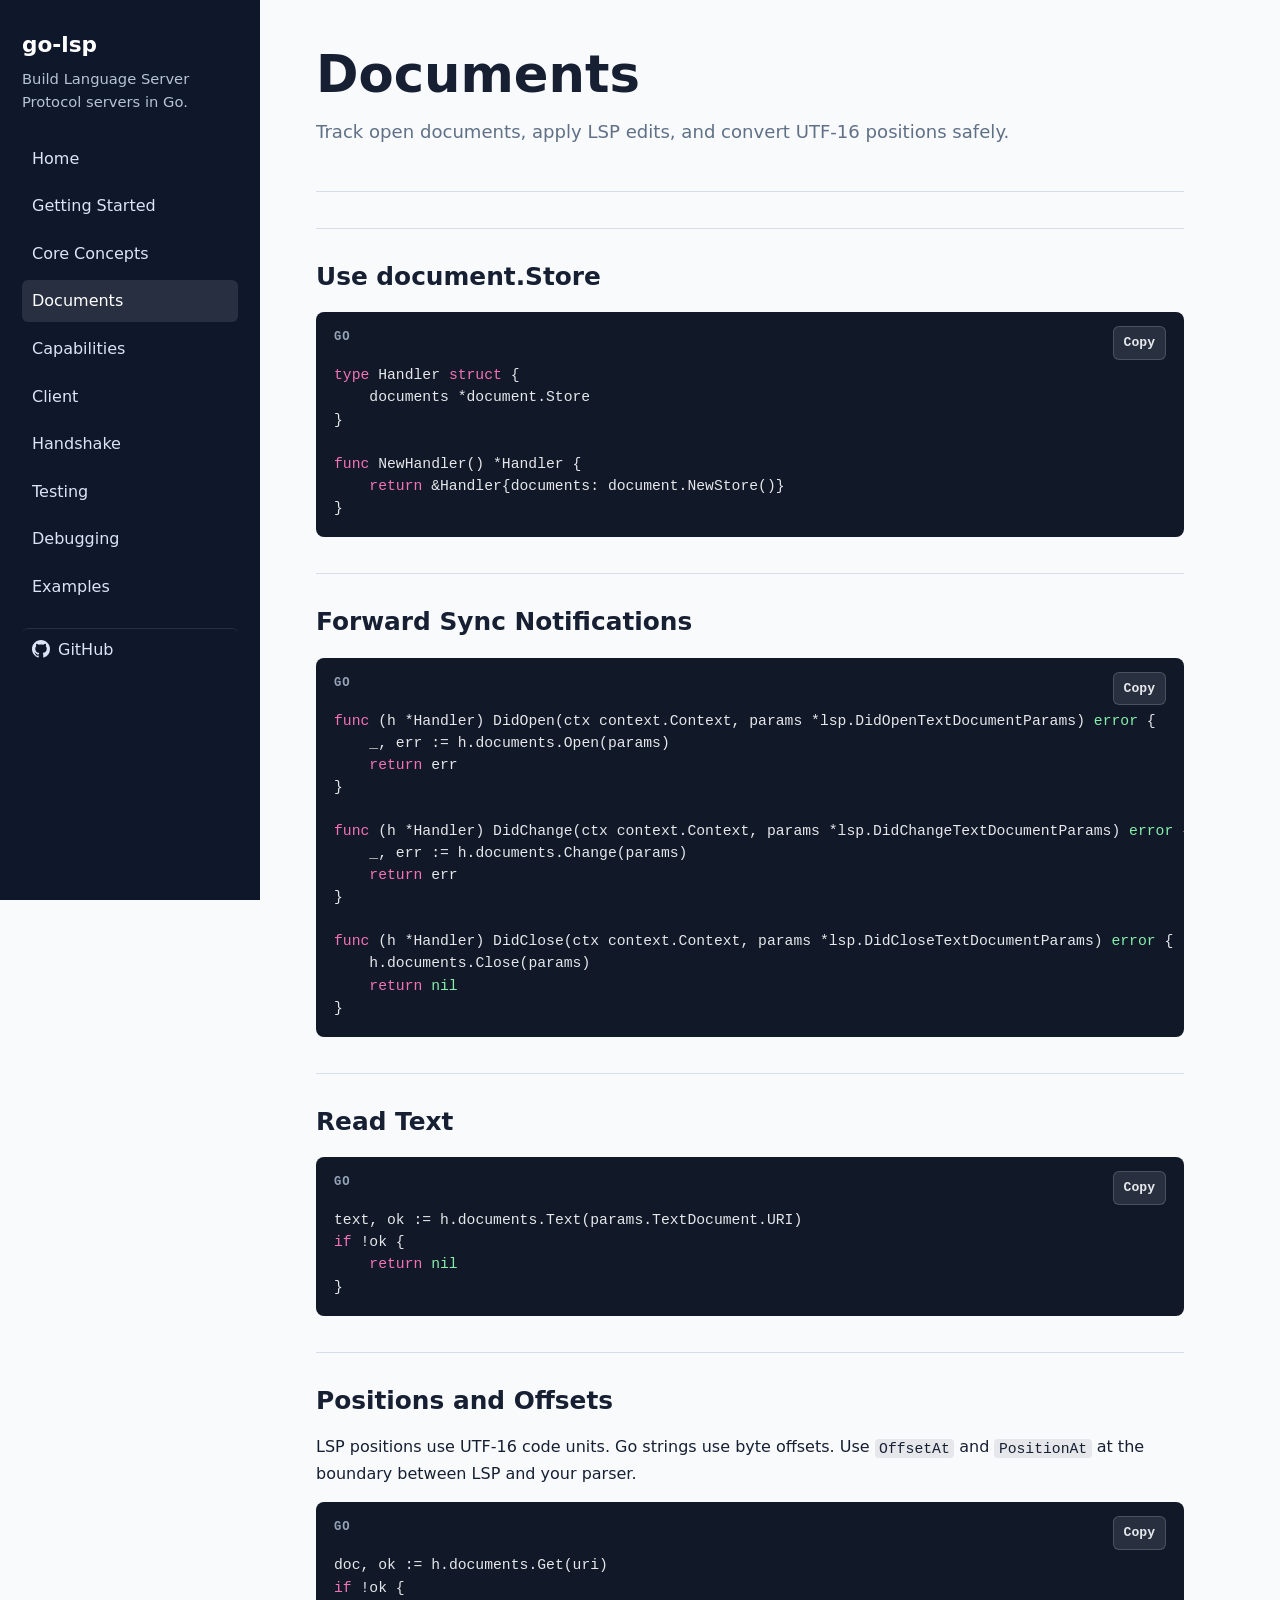
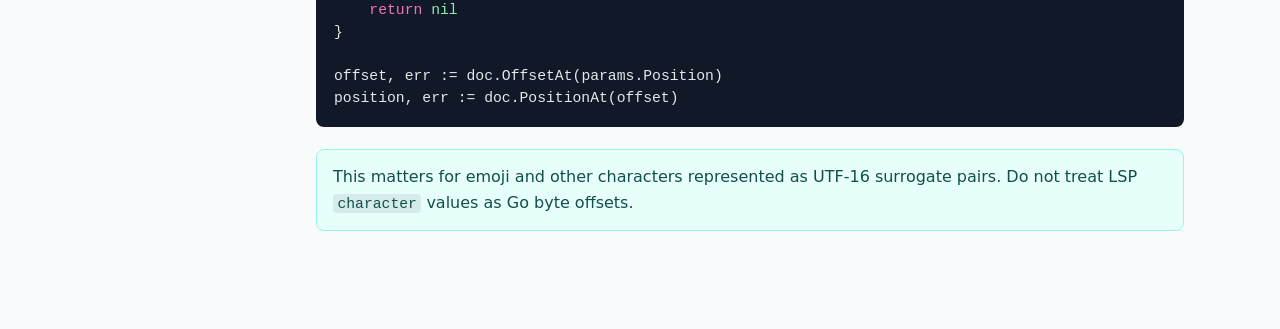
<file: docs-site/documents.html>
<!doctype html>
<html lang="en">
  <head>
    <meta charset="utf-8">
    <meta name="viewport" content="width=device-width, initial-scale=1">
    <title>Documents - go-lsp</title>
    <link rel="stylesheet" href="styles.css">
    <script src="anchors.js" defer></script>
  </head>
  <body>
    <div class="layout">
      <aside class="sidebar">
        <div class="sidebar-header">
          <a class="brand" href="index.html">go-lsp</a>
          <button class="menu-toggle" aria-label="Toggle navigation" aria-expanded="false" aria-controls="site-nav">
            <span></span><span></span><span></span>
          </button>
        </div>
        <p class="tagline">Build Language Server Protocol servers in Go.</p>
        <nav class="nav" id="site-nav" aria-label="Documentation">
          <a href="index.html">Home</a>
          <a href="getting-started.html">Getting Started</a>
          <a href="concepts.html">Core Concepts</a>
          <a href="documents.html" aria-current="page">Documents</a>
          <a href="capabilities.html">Capabilities</a>
          <a href="client.html">Client</a>
          <a href="handshake.html">Handshake</a>
          <a href="testing.html">Testing</a>
          <a href="debugging.html">Debugging</a>
          <a href="examples.html">Examples</a>
          <a class="nav-github" href="https://github.com/owenrumney/go-lsp" target="_blank" rel="noopener">
            <svg xmlns="http://www.w3.org/2000/svg" viewBox="0 0 16 16" aria-hidden="true"><path d="M8 0C3.58 0 0 3.58 0 8c0 3.54 2.29 6.53 5.47 7.59.4.07.55-.17.55-.38 0-.19-.01-.69-.01-1.36-2.22.48-2.69-1.06-2.69-1.06-.36-.92-.89-1.17-.89-1.17-.73-.5.06-.49.06-.49.81.06 1.23.83 1.23.83.72 1.21 1.87.86 2.33.66.07-.51.28-.86.51-1.06-1.78-.2-3.64-.89-3.64-3.95 0-.87.31-1.59.82-2.15-.08-.2-.36-1.02.08-2.12 0 0 .67-.21 2.2.82.64-.18 1.32-.27 2-.27.68 0 1.36.09 2 .27 1.53-1.04 2.2-.82 2.2-.82.44 1.1.16 1.92.08 2.12.51.56.82 1.27.82 2.15 0 3.07-1.87 3.75-3.65 3.95.29.25.54.73.54 1.48 0 1.07-.01 1.93-.01 2.2 0 .21.15.46.55.38A8.013 8.013 0 0 0 16 8c0-4.42-3.58-8-8-8z"/></svg>
            GitHub
          </a>
        </nav>
      </aside>
      <main class="content">
        <section class="hero">
          <h1>Documents</h1>
          <p class="lead">Track open documents, apply LSP edits, and convert UTF-16 positions safely.</p>
        </section>

        <h2>Use document.Store</h2>
        <pre><code class="language-go">type Handler struct {
    documents *document.Store
}

func NewHandler() *Handler {
    return &Handler{documents: document.NewStore()}
}</code></pre>

        <h2>Forward Sync Notifications</h2>
        <pre><code class="language-go">func (h *Handler) DidOpen(ctx context.Context, params *lsp.DidOpenTextDocumentParams) error {
    _, err := h.documents.Open(params)
    return err
}

func (h *Handler) DidChange(ctx context.Context, params *lsp.DidChangeTextDocumentParams) error {
    _, err := h.documents.Change(params)
    return err
}

func (h *Handler) DidClose(ctx context.Context, params *lsp.DidCloseTextDocumentParams) error {
    h.documents.Close(params)
    return nil
}</code></pre>

        <h2>Read Text</h2>
        <pre><code class="language-go">text, ok := h.documents.Text(params.TextDocument.URI)
if !ok {
    return nil
}</code></pre>

        <h2>Positions and Offsets</h2>
        <p>LSP positions use UTF-16 code units. Go strings use byte offsets. Use <code>OffsetAt</code> and <code>PositionAt</code> at the boundary between LSP and your parser.</p>
        <pre><code class="language-go">doc, ok := h.documents.Get(uri)
if !ok {
    return nil
}

offset, err := doc.OffsetAt(params.Position)
position, err := doc.PositionAt(offset)</code></pre>

        <div class="callout">This matters for emoji and other characters represented as UTF-16 surrogate pairs. Do not treat LSP <code>character</code> values as Go byte offsets.</div>
      </main>
    </div>
  </body>
</html>
</file>
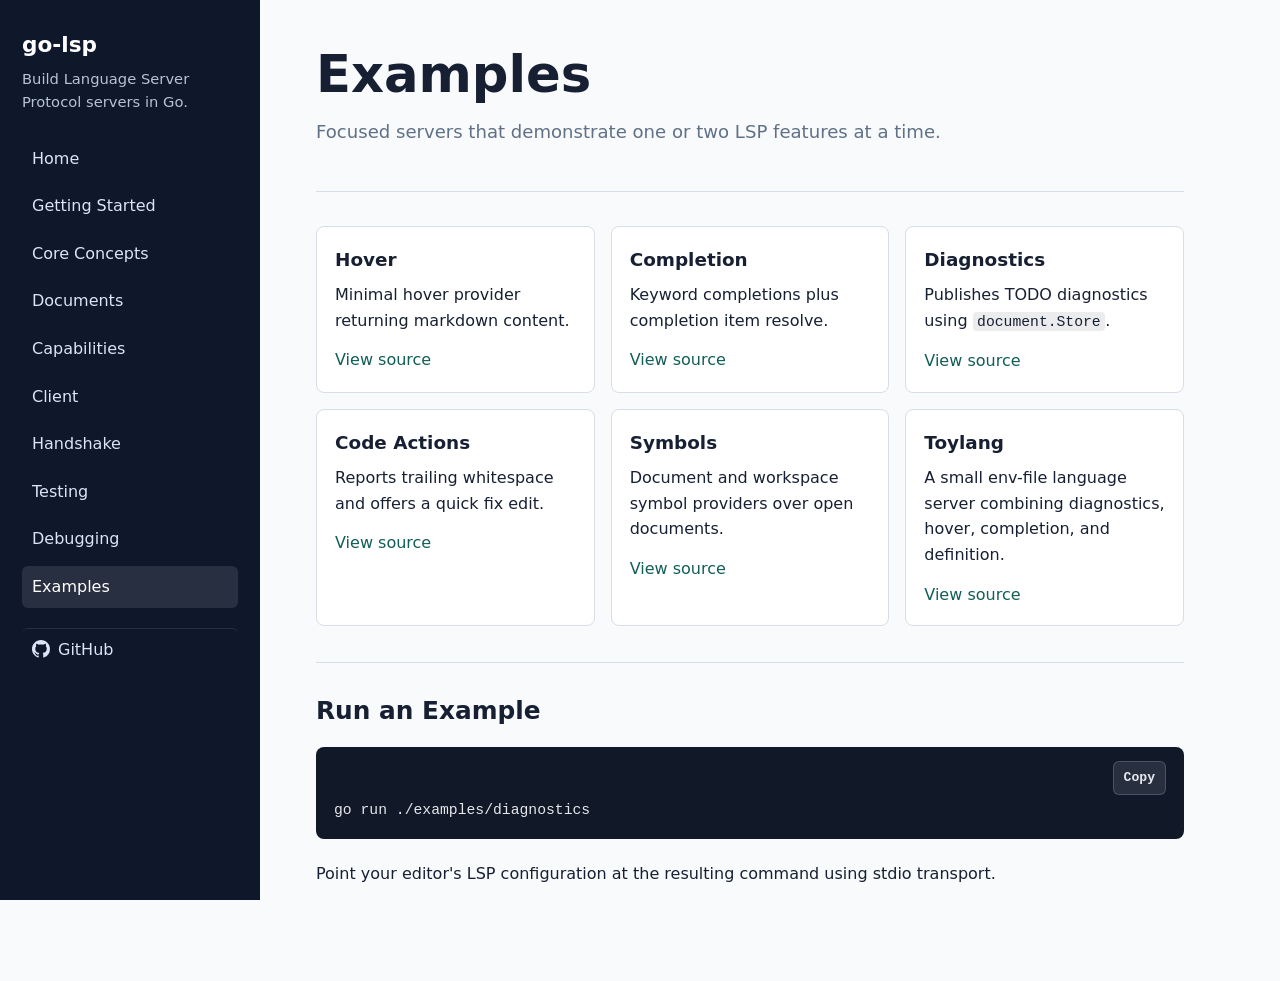
<file: docs-site/examples.html>
<!doctype html>
<html lang="en">
  <head>
    <meta charset="utf-8">
    <meta name="viewport" content="width=device-width, initial-scale=1">
    <title>Examples - go-lsp</title>
    <link rel="stylesheet" href="styles.css">
    <script src="anchors.js" defer></script>
  </head>
  <body>
    <div class="layout">
      <aside class="sidebar">
        <div class="sidebar-header">
          <a class="brand" href="index.html">go-lsp</a>
          <button class="menu-toggle" aria-label="Toggle navigation" aria-expanded="false" aria-controls="site-nav">
            <span></span><span></span><span></span>
          </button>
        </div>
        <p class="tagline">Build Language Server Protocol servers in Go.</p>
        <nav class="nav" id="site-nav" aria-label="Documentation">
          <a href="index.html">Home</a>
          <a href="getting-started.html">Getting Started</a>
          <a href="concepts.html">Core Concepts</a>
          <a href="documents.html">Documents</a>
          <a href="capabilities.html">Capabilities</a>
          <a href="client.html">Client</a>
          <a href="handshake.html">Handshake</a>
          <a href="testing.html">Testing</a>
          <a href="debugging.html">Debugging</a>
          <a href="examples.html" aria-current="page">Examples</a>
          <a class="nav-github" href="https://github.com/owenrumney/go-lsp" target="_blank" rel="noopener">
            <svg xmlns="http://www.w3.org/2000/svg" viewBox="0 0 16 16" aria-hidden="true"><path d="M8 0C3.58 0 0 3.58 0 8c0 3.54 2.29 6.53 5.47 7.59.4.07.55-.17.55-.38 0-.19-.01-.69-.01-1.36-2.22.48-2.69-1.06-2.69-1.06-.36-.92-.89-1.17-.89-1.17-.73-.5.06-.49.06-.49.81.06 1.23.83 1.23.83.72 1.21 1.87.86 2.33.66.07-.51.28-.86.51-1.06-1.78-.2-3.64-.89-3.64-3.95 0-.87.31-1.59.82-2.15-.08-.2-.36-1.02.08-2.12 0 0 .67-.21 2.2.82.64-.18 1.32-.27 2-.27.68 0 1.36.09 2 .27 1.53-1.04 2.2-.82 2.2-.82.44 1.1.16 1.92.08 2.12.51.56.82 1.27.82 2.15 0 3.07-1.87 3.75-3.65 3.95.29.25.54.73.54 1.48 0 1.07-.01 1.93-.01 2.2 0 .21.15.46.55.38A8.013 8.013 0 0 0 16 8c0-4.42-3.58-8-8-8z"/></svg>
            GitHub
          </a>
        </nav>
      </aside>
      <main class="content">
        <section class="hero">
          <h1>Examples</h1>
          <p class="lead">Focused servers that demonstrate one or two LSP features at a time.</p>
        </section>

        <div class="grid">
          <article class="card">
            <h3>Hover</h3>
            <p>Minimal hover provider returning markdown content.</p>
            <a href="https://github.com/owenrumney/go-lsp/tree/main/examples/hover">View source</a>
          </article>
          <article class="card">
            <h3>Completion</h3>
            <p>Keyword completions plus completion item resolve.</p>
            <a href="https://github.com/owenrumney/go-lsp/tree/main/examples/completion">View source</a>
          </article>
          <article class="card">
            <h3>Diagnostics</h3>
            <p>Publishes TODO diagnostics using <code>document.Store</code>.</p>
            <a href="https://github.com/owenrumney/go-lsp/tree/main/examples/diagnostics">View source</a>
          </article>
          <article class="card">
            <h3>Code Actions</h3>
            <p>Reports trailing whitespace and offers a quick fix edit.</p>
            <a href="https://github.com/owenrumney/go-lsp/tree/main/examples/codeactions">View source</a>
          </article>
          <article class="card">
            <h3>Symbols</h3>
            <p>Document and workspace symbol providers over open documents.</p>
            <a href="https://github.com/owenrumney/go-lsp/tree/main/examples/symbols">View source</a>
          </article>
          <article class="card">
            <h3>Toylang</h3>
            <p>A small env-file language server combining diagnostics, hover, completion, and definition.</p>
            <a href="https://github.com/owenrumney/go-lsp/tree/main/examples/toylang">View source</a>
          </article>
        </div>

        <h2>Run an Example</h2>
        <pre><code>go run ./examples/diagnostics</code></pre>
        <p>Point your editor's LSP configuration at the resulting command using stdio transport.</p>
      </main>
    </div>
  </body>
</html>
</file>
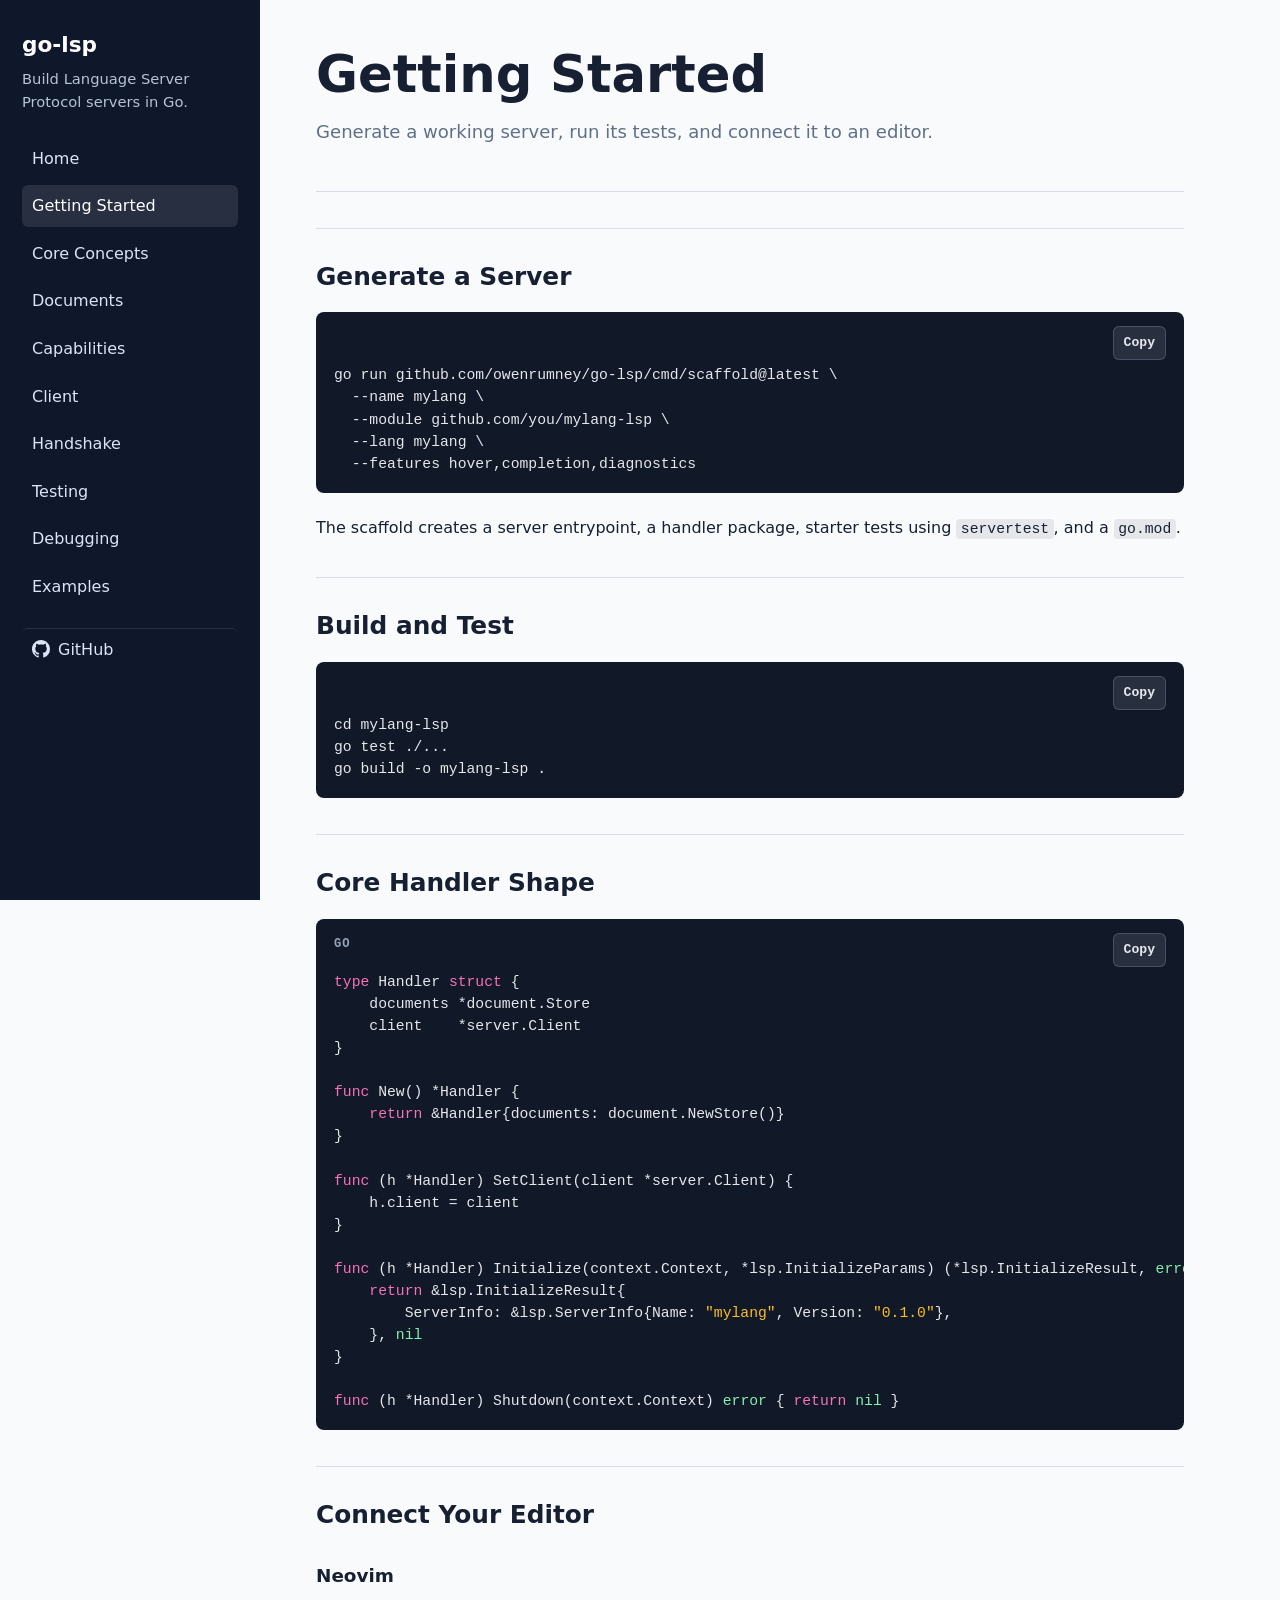
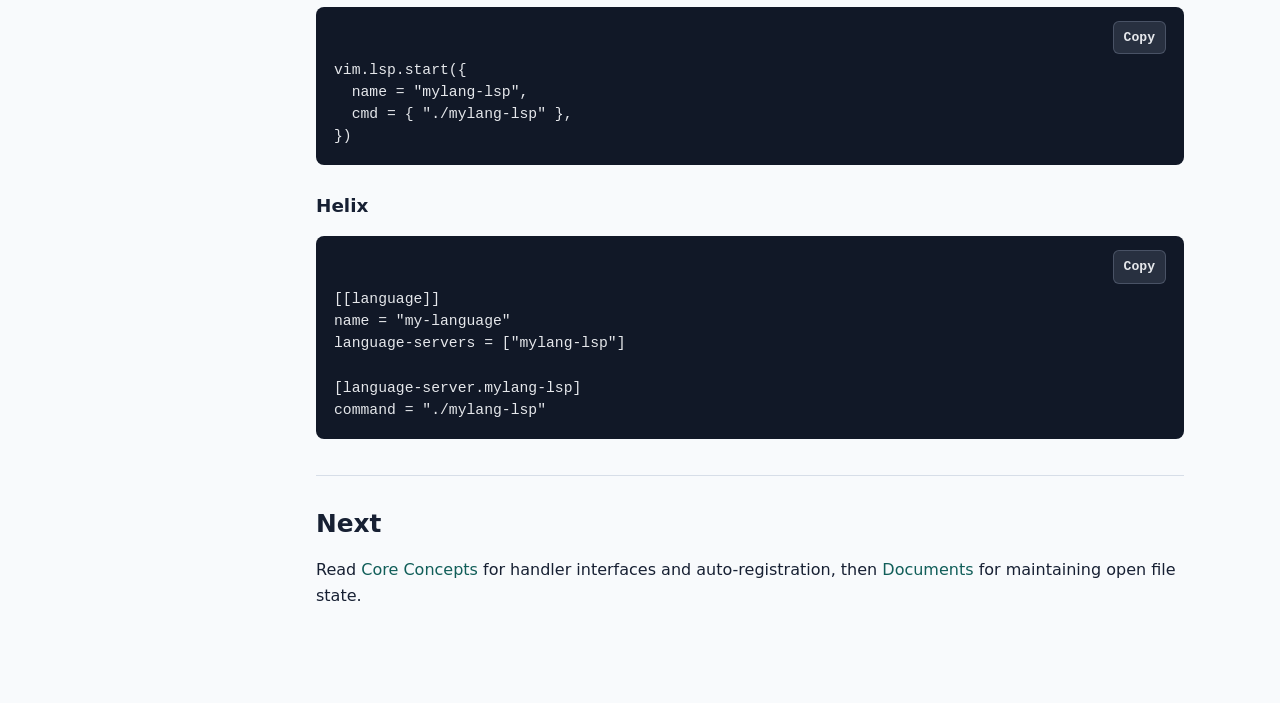
<file: docs-site/getting-started.html>
<!doctype html>
<html lang="en">
  <head>
    <meta charset="utf-8">
    <meta name="viewport" content="width=device-width, initial-scale=1">
    <title>Getting Started - go-lsp</title>
    <link rel="stylesheet" href="styles.css">
    <script src="anchors.js" defer></script>
  </head>
  <body>
    <div class="layout">
      <aside class="sidebar">
        <div class="sidebar-header">
          <a class="brand" href="index.html">go-lsp</a>
          <button class="menu-toggle" aria-label="Toggle navigation" aria-expanded="false" aria-controls="site-nav">
            <span></span><span></span><span></span>
          </button>
        </div>
        <p class="tagline">Build Language Server Protocol servers in Go.</p>
        <nav class="nav" id="site-nav" aria-label="Documentation">
          <a href="index.html">Home</a>
          <a href="getting-started.html" aria-current="page">Getting Started</a>
          <a href="concepts.html">Core Concepts</a>
          <a href="documents.html">Documents</a>
          <a href="capabilities.html">Capabilities</a>
          <a href="client.html">Client</a>
          <a href="handshake.html">Handshake</a>
          <a href="testing.html">Testing</a>
          <a href="debugging.html">Debugging</a>
          <a href="examples.html">Examples</a>
          <a class="nav-github" href="https://github.com/owenrumney/go-lsp" target="_blank" rel="noopener">
            <svg xmlns="http://www.w3.org/2000/svg" viewBox="0 0 16 16" aria-hidden="true"><path d="M8 0C3.58 0 0 3.58 0 8c0 3.54 2.29 6.53 5.47 7.59.4.07.55-.17.55-.38 0-.19-.01-.69-.01-1.36-2.22.48-2.69-1.06-2.69-1.06-.36-.92-.89-1.17-.89-1.17-.73-.5.06-.49.06-.49.81.06 1.23.83 1.23.83.72 1.21 1.87.86 2.33.66.07-.51.28-.86.51-1.06-1.78-.2-3.64-.89-3.64-3.95 0-.87.31-1.59.82-2.15-.08-.2-.36-1.02.08-2.12 0 0 .67-.21 2.2.82.64-.18 1.32-.27 2-.27.68 0 1.36.09 2 .27 1.53-1.04 2.2-.82 2.2-.82.44 1.1.16 1.92.08 2.12.51.56.82 1.27.82 2.15 0 3.07-1.87 3.75-3.65 3.95.29.25.54.73.54 1.48 0 1.07-.01 1.93-.01 2.2 0 .21.15.46.55.38A8.013 8.013 0 0 0 16 8c0-4.42-3.58-8-8-8z"/></svg>
            GitHub
          </a>
        </nav>
      </aside>
      <main class="content">
        <section class="hero">
          <h1>Getting Started</h1>
          <p class="lead">Generate a working server, run its tests, and connect it to an editor.</p>
        </section>

        <h2>Generate a Server</h2>
        <pre><code>go run github.com/owenrumney/go-lsp/cmd/scaffold@latest \
  --name mylang \
  --module github.com/you/mylang-lsp \
  --lang mylang \
  --features hover,completion,diagnostics</code></pre>
        <p>The scaffold creates a server entrypoint, a handler package, starter tests using <code>servertest</code>, and a <code>go.mod</code>.</p>

        <h2>Build and Test</h2>
        <pre><code>cd mylang-lsp
go test ./...
go build -o mylang-lsp .</code></pre>

        <h2>Core Handler Shape</h2>
        <pre><code class="language-go">type Handler struct {
    documents *document.Store
    client    *server.Client
}

func New() *Handler {
    return &Handler{documents: document.NewStore()}
}

func (h *Handler) SetClient(client *server.Client) {
    h.client = client
}

func (h *Handler) Initialize(context.Context, *lsp.InitializeParams) (*lsp.InitializeResult, error) {
    return &lsp.InitializeResult{
        ServerInfo: &lsp.ServerInfo{Name: "mylang", Version: "0.1.0"},
    }, nil
}

func (h *Handler) Shutdown(context.Context) error { return nil }</code></pre>

        <h2>Connect Your Editor</h2>
        <h3>Neovim</h3>
        <pre><code class="language-lua">vim.lsp.start({
  name = "mylang-lsp",
  cmd = { "./mylang-lsp" },
})</code></pre>

        <h3>Helix</h3>
        <pre><code class="language-toml">[[language]]
name = "my-language"
language-servers = ["mylang-lsp"]

[language-server.mylang-lsp]
command = "./mylang-lsp"</code></pre>

        <h2>Next</h2>
        <p>Read <a href="concepts.html">Core Concepts</a> for handler interfaces and auto-registration, then <a href="documents.html">Documents</a> for maintaining open file state.</p>
      </main>
    </div>
  </body>
</html>
</file>
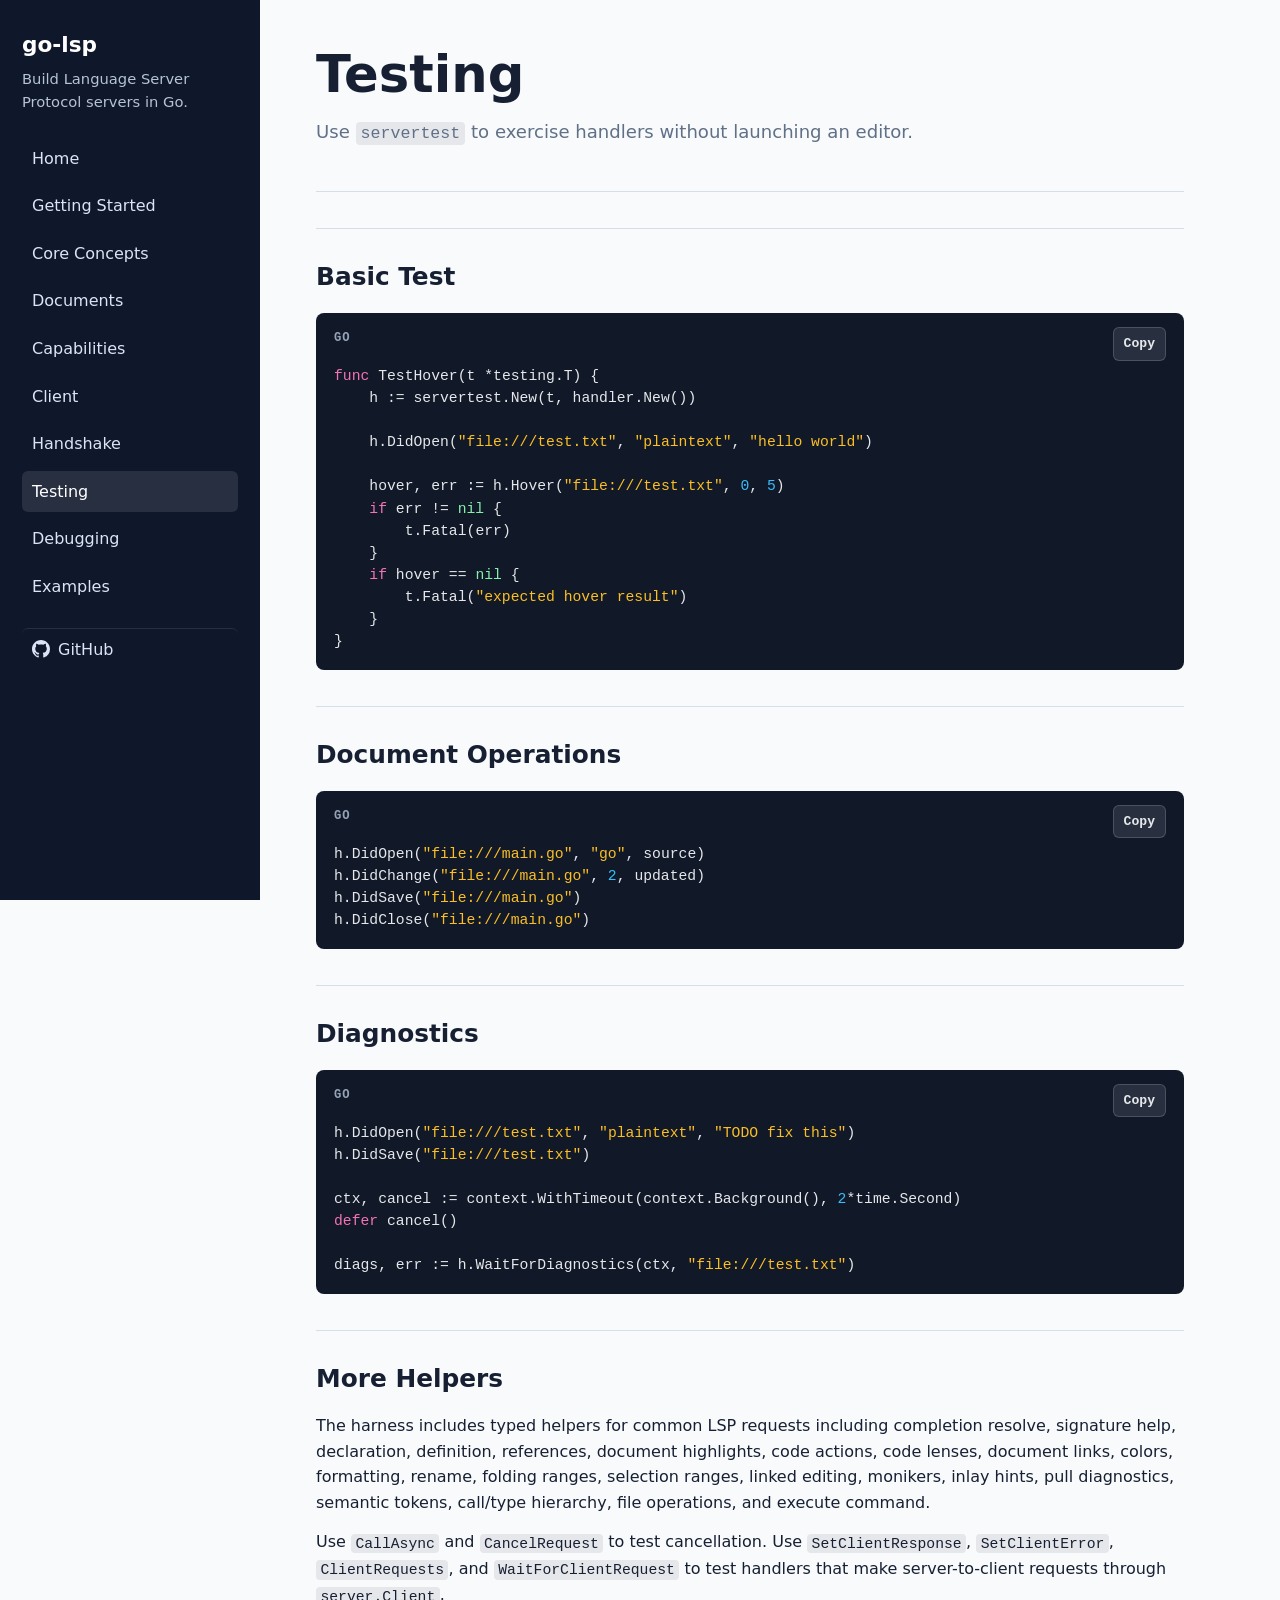
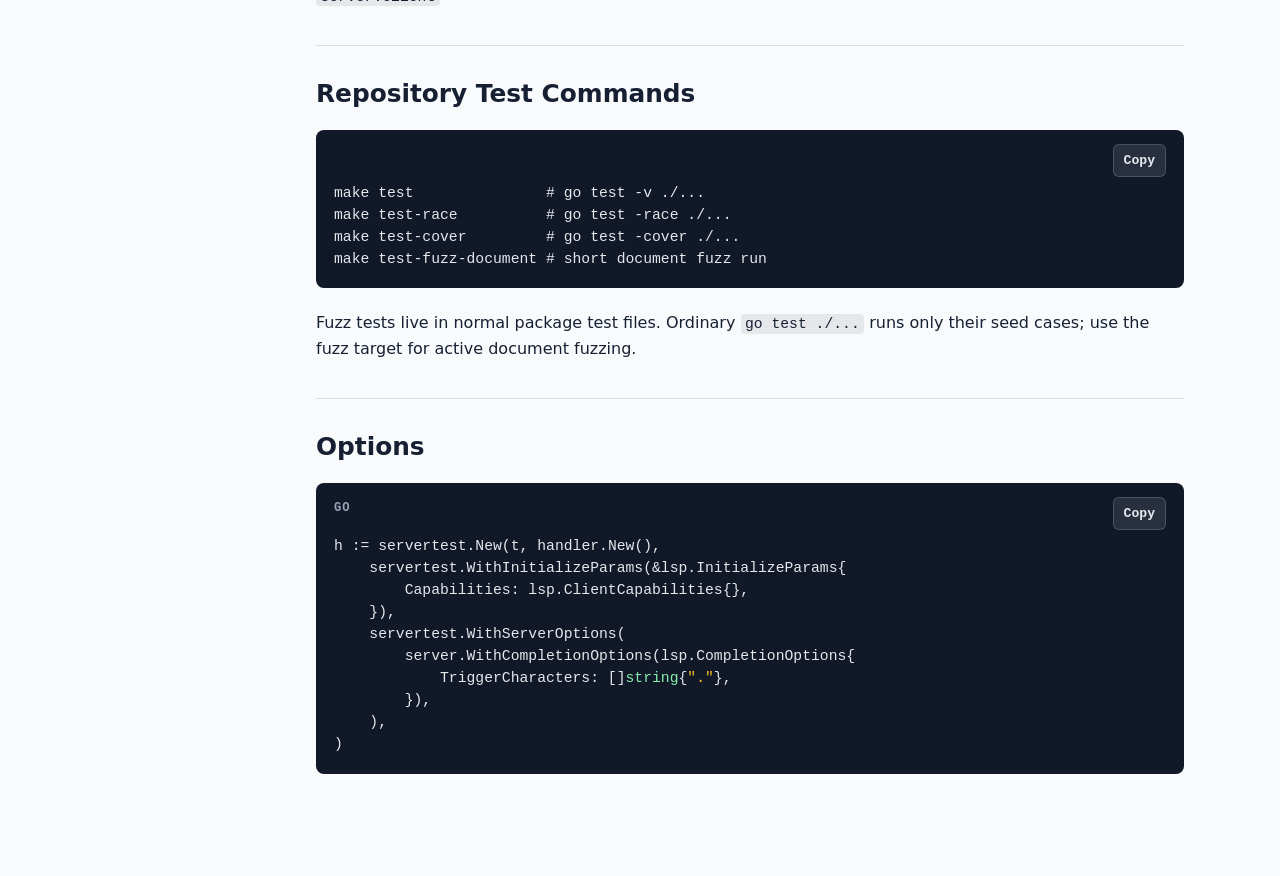
<file: docs-site/testing.html>
<!doctype html>
<html lang="en">
  <head>
    <meta charset="utf-8">
    <meta name="viewport" content="width=device-width, initial-scale=1">
    <title>Testing - go-lsp</title>
    <link rel="stylesheet" href="styles.css">
    <script src="anchors.js" defer></script>
  </head>
  <body>
    <div class="layout">
      <aside class="sidebar">
        <div class="sidebar-header">
          <a class="brand" href="index.html">go-lsp</a>
          <button class="menu-toggle" aria-label="Toggle navigation" aria-expanded="false" aria-controls="site-nav">
            <span></span><span></span><span></span>
          </button>
        </div>
        <p class="tagline">Build Language Server Protocol servers in Go.</p>
        <nav class="nav" id="site-nav" aria-label="Documentation">
          <a href="index.html">Home</a>
          <a href="getting-started.html">Getting Started</a>
          <a href="concepts.html">Core Concepts</a>
          <a href="documents.html">Documents</a>
          <a href="capabilities.html">Capabilities</a>
          <a href="client.html">Client</a>
          <a href="handshake.html">Handshake</a>
          <a href="testing.html" aria-current="page">Testing</a>
          <a href="debugging.html">Debugging</a>
          <a href="examples.html">Examples</a>
          <a class="nav-github" href="https://github.com/owenrumney/go-lsp" target="_blank" rel="noopener">
            <svg xmlns="http://www.w3.org/2000/svg" viewBox="0 0 16 16" aria-hidden="true"><path d="M8 0C3.58 0 0 3.58 0 8c0 3.54 2.29 6.53 5.47 7.59.4.07.55-.17.55-.38 0-.19-.01-.69-.01-1.36-2.22.48-2.69-1.06-2.69-1.06-.36-.92-.89-1.17-.89-1.17-.73-.5.06-.49.06-.49.81.06 1.23.83 1.23.83.72 1.21 1.87.86 2.33.66.07-.51.28-.86.51-1.06-1.78-.2-3.64-.89-3.64-3.95 0-.87.31-1.59.82-2.15-.08-.2-.36-1.02.08-2.12 0 0 .67-.21 2.2.82.64-.18 1.32-.27 2-.27.68 0 1.36.09 2 .27 1.53-1.04 2.2-.82 2.2-.82.44 1.1.16 1.92.08 2.12.51.56.82 1.27.82 2.15 0 3.07-1.87 3.75-3.65 3.95.29.25.54.73.54 1.48 0 1.07-.01 1.93-.01 2.2 0 .21.15.46.55.38A8.013 8.013 0 0 0 16 8c0-4.42-3.58-8-8-8z"/></svg>
            GitHub
          </a>
        </nav>
      </aside>
      <main class="content">
        <section class="hero">
          <h1>Testing</h1>
          <p class="lead">Use <code>servertest</code> to exercise handlers without launching an editor.</p>
        </section>

        <h2>Basic Test</h2>
        <pre><code class="language-go">func TestHover(t *testing.T) {
    h := servertest.New(t, handler.New())

    h.DidOpen("file:///test.txt", "plaintext", "hello world")

    hover, err := h.Hover("file:///test.txt", 0, 5)
    if err != nil {
        t.Fatal(err)
    }
    if hover == nil {
        t.Fatal("expected hover result")
    }
}</code></pre>

        <h2>Document Operations</h2>
        <pre><code class="language-go">h.DidOpen("file:///main.go", "go", source)
h.DidChange("file:///main.go", 2, updated)
h.DidSave("file:///main.go")
h.DidClose("file:///main.go")</code></pre>

        <h2>Diagnostics</h2>
        <pre><code class="language-go">h.DidOpen("file:///test.txt", "plaintext", "TODO fix this")
h.DidSave("file:///test.txt")

ctx, cancel := context.WithTimeout(context.Background(), 2*time.Second)
defer cancel()

diags, err := h.WaitForDiagnostics(ctx, "file:///test.txt")</code></pre>

        <h2>More Helpers</h2>
        <p>The harness includes typed helpers for common LSP requests including completion resolve, signature help, declaration, definition, references, document highlights, code actions, code lenses, document links, colors, formatting, rename, folding ranges, selection ranges, linked editing, monikers, inlay hints, pull diagnostics, semantic tokens, call/type hierarchy, file operations, and execute command.</p>
        <p>Use <code>CallAsync</code> and <code>CancelRequest</code> to test cancellation. Use <code>SetClientResponse</code>, <code>SetClientError</code>, <code>ClientRequests</code>, and <code>WaitForClientRequest</code> to test handlers that make server-to-client requests through <code>server.Client</code>.</p>

        <h2>Repository Test Commands</h2>
        <pre><code>make test               # go test -v ./...
make test-race          # go test -race ./...
make test-cover         # go test -cover ./...
make test-fuzz-document # short document fuzz run</code></pre>
        <p>Fuzz tests live in normal package test files. Ordinary <code>go test ./...</code> runs only their seed cases; use the fuzz target for active document fuzzing.</p>

        <h2>Options</h2>
        <pre><code class="language-go">h := servertest.New(t, handler.New(),
    servertest.WithInitializeParams(&lsp.InitializeParams{
        Capabilities: lsp.ClientCapabilities{},
    }),
    servertest.WithServerOptions(
        server.WithCompletionOptions(lsp.CompletionOptions{
            TriggerCharacters: []string{"."},
        }),
    ),
)</code></pre>
      </main>
    </div>
  </body>
</html>
</file>
<file: docs-site/styles.css>
:root {
  color-scheme: light dark;
  --bg: #f8fafc;
  --panel: #ffffff;
  --text: #172033;
  --muted: #607086;
  --border: #d7dee8;
  --accent: #0f766e;
  --accent-strong: #115e59;
  --code-bg: #111827;
  --code-text: #e5e7eb;
  --nav: #0f172a;
}

* {
  box-sizing: border-box;
}

body {
  margin: 0;
  background: var(--bg);
  color: var(--text);
  font-family: Inter, ui-sans-serif, system-ui, -apple-system, BlinkMacSystemFont, "Segoe UI", sans-serif;
  line-height: 1.6;
}

a {
  color: var(--accent-strong);
  text-decoration: none;
}

a:hover {
  text-decoration: underline;
}

.layout {
  display: grid;
  grid-template-columns: 260px minmax(0, 1fr);
  min-height: 100vh;
}

.sidebar {
  background: var(--nav);
  color: white;
  padding: 28px 22px;
  position: sticky;
  top: 0;
  height: 100vh;
  overflow: auto;
}

.sidebar-header {
  align-items: center;
  display: flex;
  gap: 12px;
  justify-content: space-between;
  margin-bottom: 4px;
}

.brand {
  color: white;
  display: block;
  font-size: 1.35rem;
  font-weight: 750;
}

.menu-toggle {
  background: transparent;
  border: 0;
  color: white;
  cursor: pointer;
  display: none;
  padding: 6px;
}

.menu-toggle span {
  background: white;
  border-radius: 1px;
  display: block;
  height: 2px;
  margin: 4px 0;
  transition: transform 0.2s, opacity 0.2s;
  width: 22px;
}

.menu-toggle[aria-expanded="true"] span:nth-child(1) {
  transform: translateY(6px) rotate(45deg);
}

.menu-toggle[aria-expanded="true"] span:nth-child(2) {
  opacity: 0;
}

.menu-toggle[aria-expanded="true"] span:nth-child(3) {
  transform: translateY(-6px) rotate(-45deg);
}

.tagline {
  color: #b6c3d6;
  font-size: 0.92rem;
  margin: 0 0 24px;
}

.nav {
  display: grid;
  gap: 6px;
}

.nav a {
  border-radius: 6px;
  color: #dbe5f5;
  padding: 8px 10px;
}

.nav a[aria-current="page"],
.nav a:hover {
  background: rgba(255, 255, 255, 0.1);
  color: white;
  text-decoration: none;
}

.nav-github {
  align-items: center;
  border-top: 1px solid rgba(255, 255, 255, 0.1);
  display: inline-flex;
  gap: 8px;
  margin-top: 14px;
  padding-top: 18px;
}

.nav-github svg {
  fill: currentColor;
  flex-shrink: 0;
  height: 18px;
  width: 18px;
}

.content {
  max-width: 980px;
  padding: 48px 56px 80px;
  width: 100%;
}

.hero {
  border-bottom: 1px solid var(--border);
  margin-bottom: 34px;
  padding-bottom: 30px;
}

h1 {
  font-size: clamp(2.1rem, 4vw, 3.5rem);
  letter-spacing: 0;
  line-height: 1.05;
  margin: 0 0 16px;
}

h2 {
  border-top: 1px solid var(--border);
  font-size: 1.55rem;
  margin: 36px 0 14px;
  padding-top: 28px;
}

h3 {
  font-size: 1.15rem;
  margin: 26px 0 8px;
}

.heading-anchor {
  color: var(--muted);
  font-weight: 500;
  margin-left: 0.35em;
  opacity: 0;
  text-decoration: none;
}

h1:hover .heading-anchor,
h2:hover .heading-anchor,
h3:hover .heading-anchor,
.heading-anchor:focus {
  opacity: 1;
}

.heading-anchor:hover {
  color: var(--accent-strong);
  text-decoration: none;
}

p {
  margin: 0 0 14px;
}

.lead {
  color: var(--muted);
  font-size: 1.13rem;
  max-width: 760px;
}

.actions {
  display: flex;
  flex-wrap: wrap;
  gap: 12px;
  margin-top: 22px;
}

.button {
  align-items: center;
  background: var(--accent);
  border-radius: 6px;
  color: white;
  display: inline-flex;
  font-weight: 650;
  min-height: 40px;
  padding: 8px 14px;
}

.button.secondary {
  background: transparent;
  border: 1px solid var(--border);
  color: var(--text);
}

.button:hover {
  text-decoration: none;
}

.grid {
  display: grid;
  gap: 16px;
  grid-template-columns: repeat(auto-fit, minmax(230px, 1fr));
  margin: 20px 0 10px;
}

.card {
  background: var(--panel);
  border: 1px solid var(--border);
  border-radius: 8px;
  padding: 18px;
}

.card h3 {
  margin-top: 0;
}

code {
  background: rgba(15, 23, 42, 0.08);
  border-radius: 4px;
  font-family: ui-monospace, SFMono-Regular, Menlo, Monaco, Consolas, "Liberation Mono", monospace;
  font-size: 0.92em;
  padding: 0.12em 0.3em;
}

pre {
  background: var(--code-bg);
  border-radius: 8px;
  color: var(--code-text);
  line-height: 1.5;
  margin: 16px 0 22px;
  overflow: auto;
  padding: 18px;
  position: relative;
}

pre code {
  background: transparent;
  color: inherit;
  display: block;
  padding: 0;
}

pre.code-block {
  padding-top: 52px;
}

pre.code-block[data-language]::before {
  color: #94a3b8;
  content: attr(data-language);
  font-family: ui-monospace, SFMono-Regular, Menlo, Monaco, Consolas, "Liberation Mono", monospace;
  font-size: 0.76rem;
  font-weight: 700;
  left: 18px;
  letter-spacing: 0.08em;
  position: absolute;
  text-transform: uppercase;
  top: 16px;
}

.code-copy {
  background: rgba(148, 163, 184, 0.18);
  border: 1px solid rgba(148, 163, 184, 0.3);
  border-radius: 6px;
  color: var(--code-text);
  cursor: pointer;
  font: inherit;
  font-size: 0.82rem;
  font-weight: 650;
  padding: 6px 10px;
  position: absolute;
  right: 18px;
  top: 14px;
}

.code-copy:hover {
  background: rgba(148, 163, 184, 0.28);
}

.code-copy.copied {
  border-color: rgba(45, 212, 191, 0.5);
  color: #99f6e4;
}

.token.comment {
  color: #6b7280;
}

.token.keyword {
  color: #f472b6;
}

.token.string {
  color: #fbbf24;
}

.token.number {
  color: #38bdf8;
}

.token.builtin {
  color: #86efac;
}

table {
  border-collapse: collapse;
  margin: 16px 0 24px;
  width: 100%;
}

th,
td {
  border-bottom: 1px solid var(--border);
  padding: 10px 8px;
  text-align: left;
  vertical-align: top;
}

th {
  color: var(--muted);
  font-size: 0.86rem;
  text-transform: uppercase;
}

img {
  border: 1px solid var(--border);
  border-radius: 8px;
  height: auto;
  max-width: 100%;
}

.mermaid {
  background: var(--panel);
  border: 1px solid var(--border);
  border-radius: 8px;
  margin: 18px 0;
  overflow-x: auto;
  padding: 16px;
  text-align: center;
}

.callout {
  background: #e6fffb;
  border: 1px solid #99f6e4;
  border-radius: 8px;
  color: #134e4a;
  margin: 18px 0;
  padding: 14px 16px;
}

.footer {
  border-top: 1px solid var(--border);
  color: var(--muted);
  margin-top: 44px;
  padding-top: 20px;
}

@media (prefers-color-scheme: dark) {
  :root {
    --bg: #10141f;
    --panel: #151b29;
    --text: #eef4ff;
    --muted: #a8b4c8;
    --border: #2a3446;
    --accent: #14b8a6;
    --accent-strong: #5eead4;
    --nav: #080d17;
  }

  code {
    background: rgba(255, 255, 255, 0.1);
  }

  .callout {
    background: #062f2d;
    border-color: #0f766e;
    color: #ccfbf1;
  }

  .code-copy {
    background: rgba(148, 163, 184, 0.12);
    border-color: rgba(148, 163, 184, 0.24);
  }

  .code-copy:hover {
    background: rgba(148, 163, 184, 0.22);
  }

  .token.comment {
    color: #94a3b8;
  }
}

@media (max-width: 840px) {
  .layout {
    display: block;
  }

  .sidebar {
    height: auto;
    padding: 14px 18px;
    position: sticky;
    top: 0;
    z-index: 10;
  }

  .menu-toggle {
    display: block;
  }

  .tagline {
    display: none;
  }

  .nav {
    display: none;
    margin-top: 14px;
  }

  .sidebar.nav-open .nav {
    display: grid;
  }

  .nav-github {
    margin-top: 6px;
  }

  .content {
    padding: 34px 22px 60px;
  }
}
</file>
